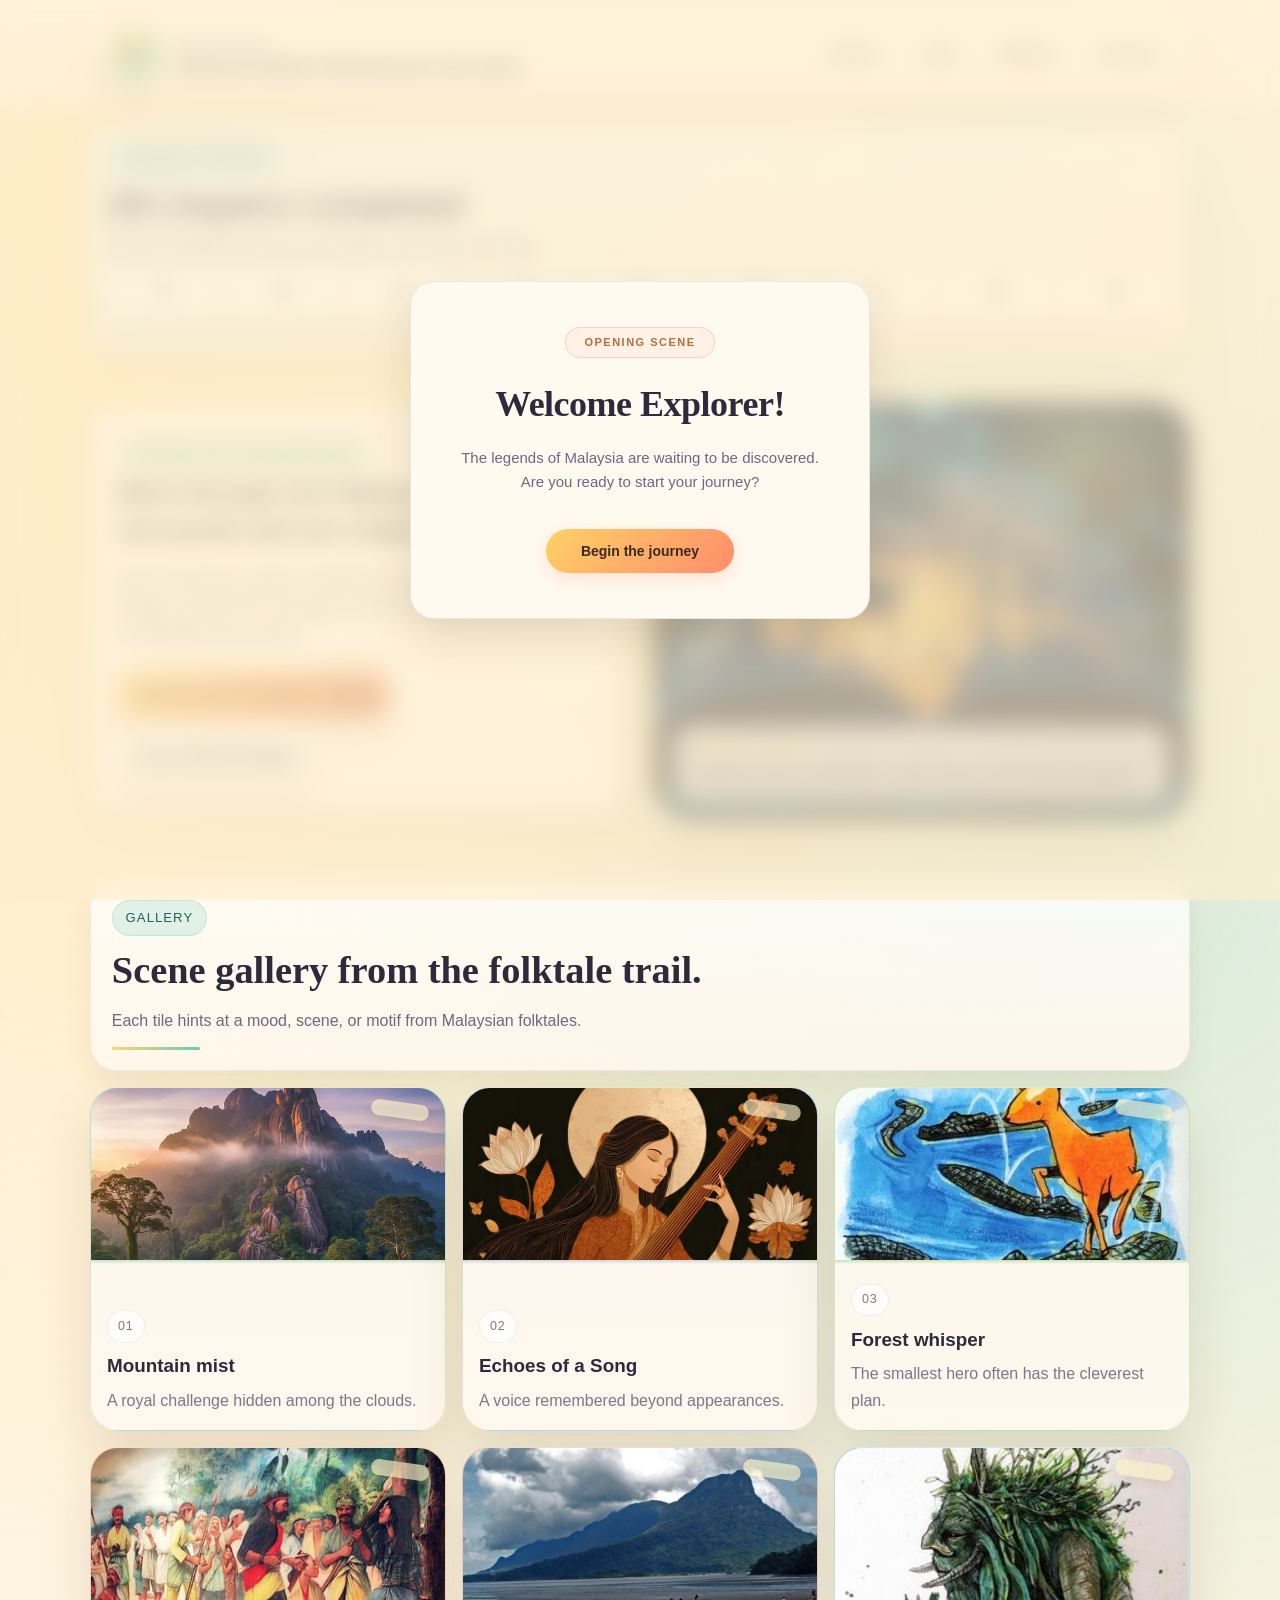
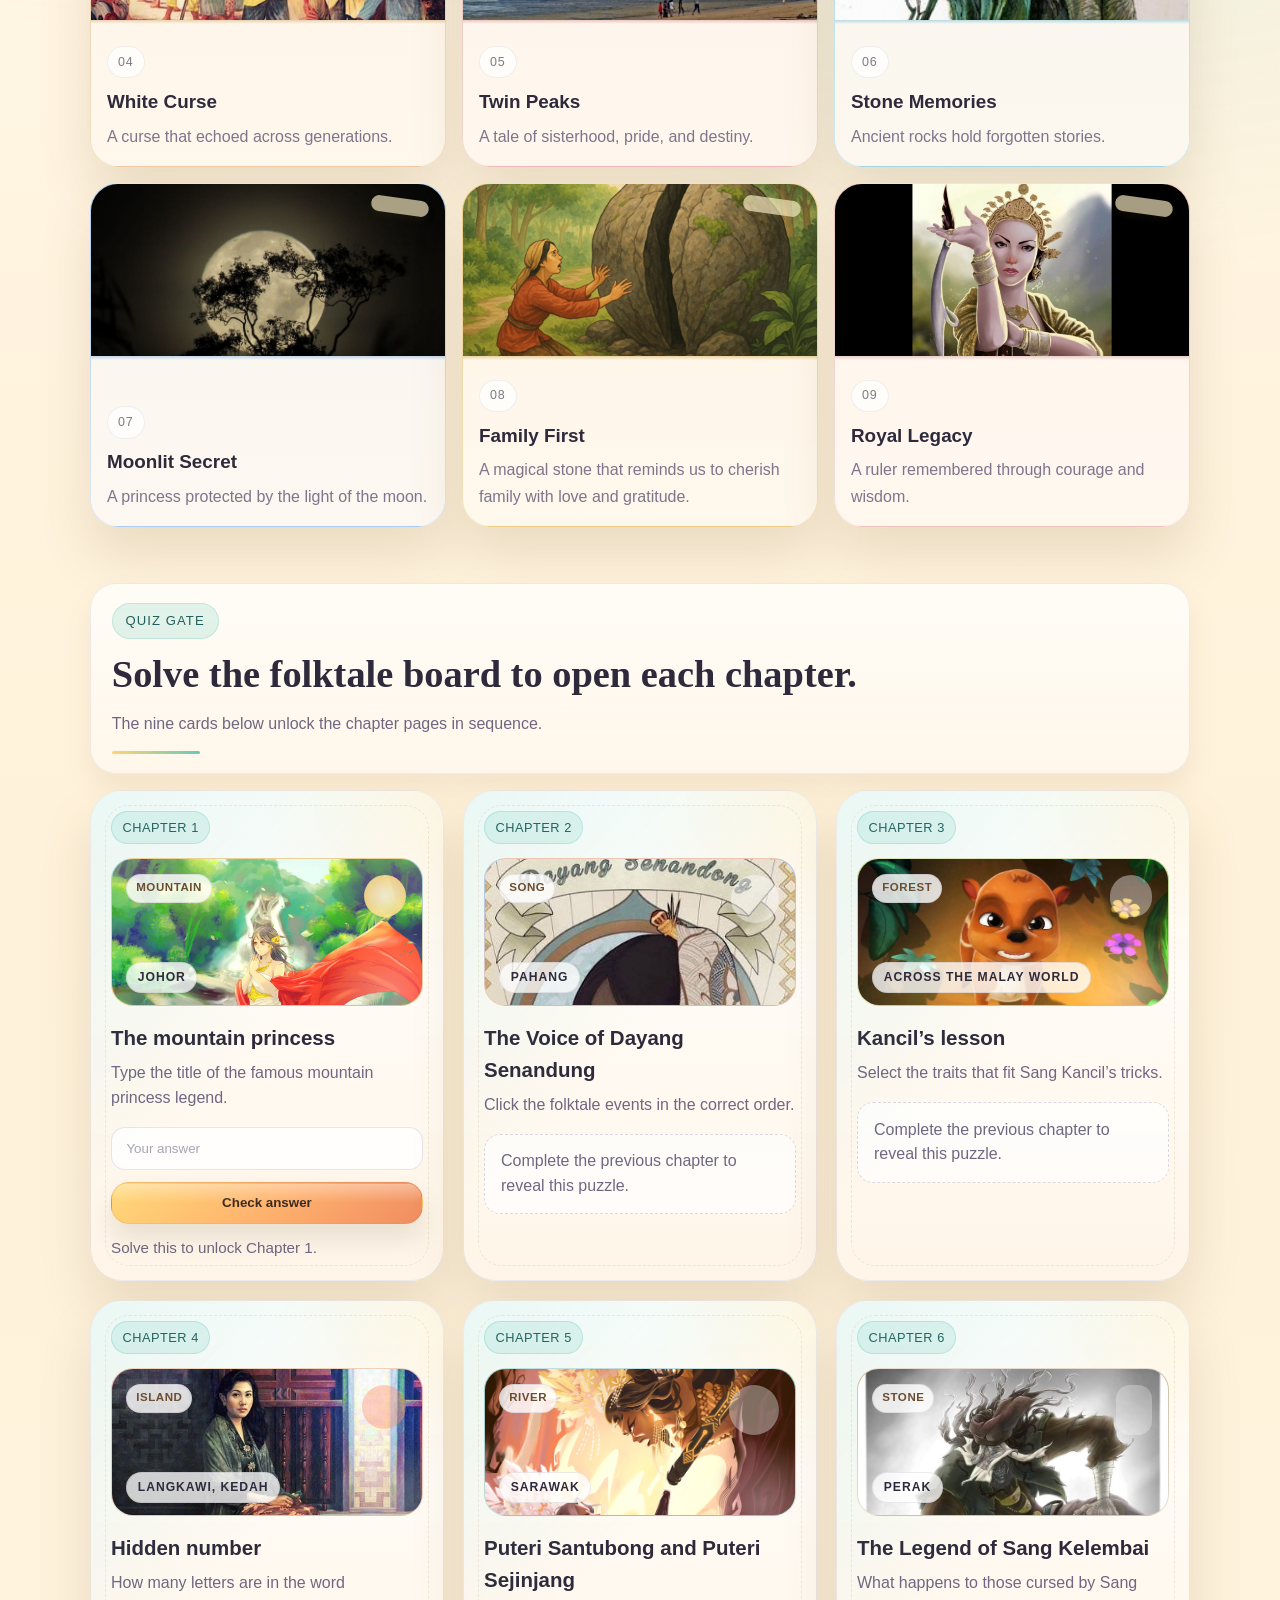
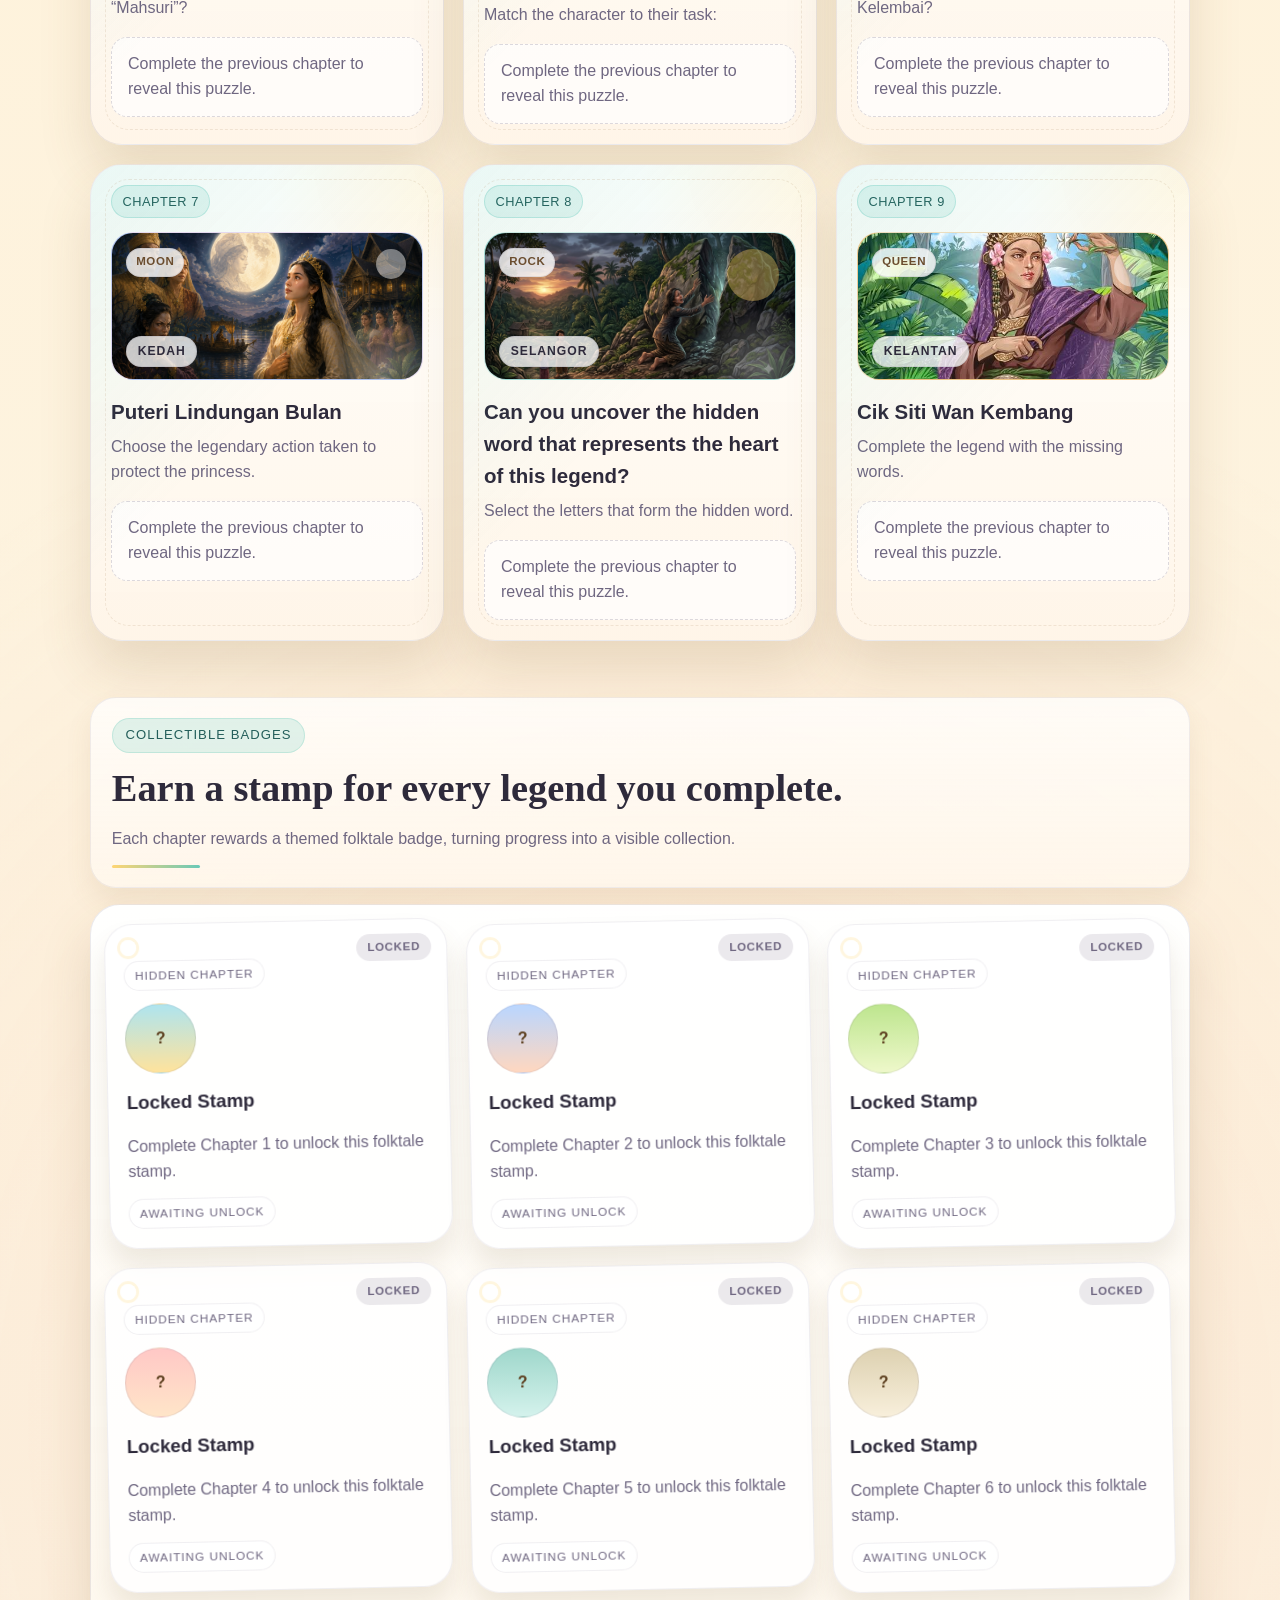
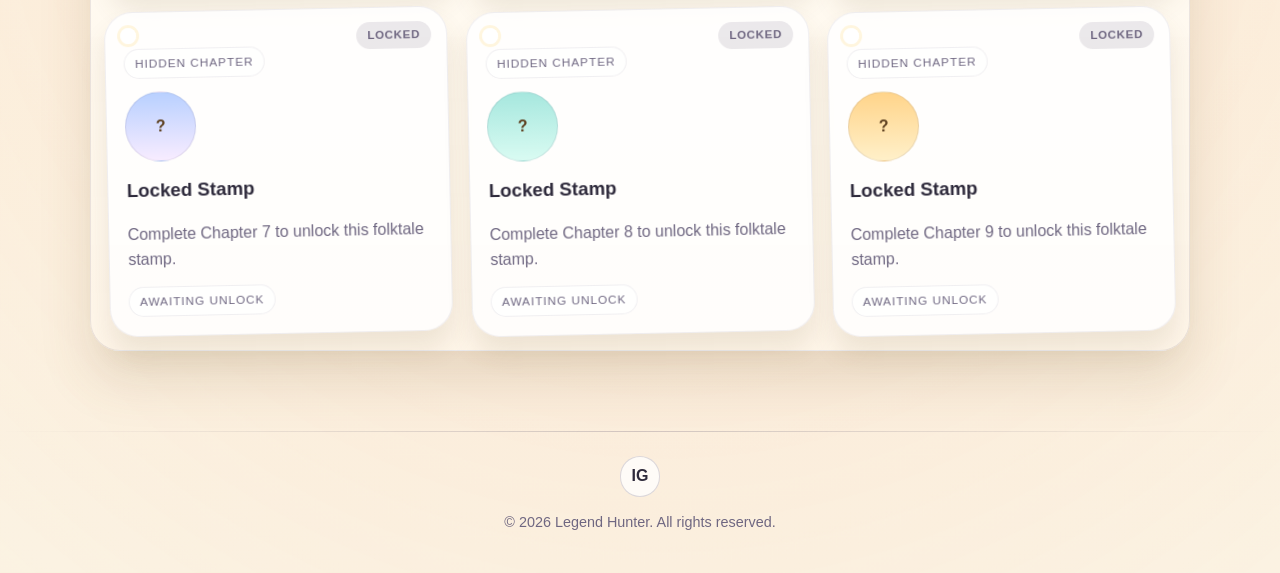
<file: index.html>
<!doctype html>
<html lang="en">
  <head>
    <meta charset="UTF-8" />
    <meta name="viewport" content="width=device-width, initial-scale=1.0" />
    <title>Legend Hunter | Interactive Story Quest</title>
    <link rel="stylesheet" href="styles.css" />
    <script defer src="script.js"></script>
  </head>
  <body data-page="home">
    <div id="welcome-overlay" class="overlay" hidden>
      <div class="popup-card">
        <div class="header-pill">OPENING SCENE</div>
        <h1>Welcome Explorer!</h1>
        <p>The legends of Malaysia are waiting to be discovered. Are you ready to start your journey?</p>
        <button id="close-welcome" class="start-btn">Begin the journey</button>
      </div>
    </div>

    <header class="site-header">
      <div class="container header-bar">
        <div class="brand">
          <div class="brand-mark">LH</div>
          <div>
            <p>Legend Hunter</p>
            <h1>Malaysian Folktales With Interactive Story Quest</h1>
          </div>
        </div>

        <nav class="site-nav" aria-label="Page navigation">
          <a href="#gallery">Gallery</a>
		  <a href="#quiz">Quiz</a>
		  <a href="#badges">Badges</a>
          <a href="contact.html">Contact</a>
        </nav>
      </div>

      <div class="container">
        <div class="completion-banner" id="journey-complete" data-completion-banner hidden>
          <div class="badge">Journey complete</div>
          <h2>You completed the full demo journey.</h2>
          <p>
            All nine chapters are complete for this session. Close the tab or
            browser to start a new session.
          </p>
        </div>
      </div>
    </header>

      <div class="container" data-progress-anchor></div>

      <section class="container intro-section" id="journey">
        <div class="intro-copy">
          <div class="eyebrow">Interactive Folklore Trail</div>
          <h2>Move through nine Malaysian legends, one puzzle and one chapter at a time.</h2>
          <p>
            Each solved quiz opens a folktale chapter, each completed chapter unlocks the next gate, and each finished legend earns a collectible story stamp.
          </p>
          <div class="toolbar">
            <a class="btn btn-primary" data-continue-link href="story1.html">Continue Journey</a>
            <a class="btn btn-secondary" href="#badges">View Folktale Badges</a>
          </div>
        </div>
        <div class="intro-art">
          <div class="guide-mascot">
            <div class="guide-face"></div>
            <div class="guide-book"></div>
            <p>Legenda the Guide</p>
          </div>
          <div class="art-moon"></div>
          <div class="art-cloud art-cloud-a"></div>
          <div class="art-cloud art-cloud-b"></div>
          <div class="art-mountain art-mountain-a"></div>
          <div class="art-mountain art-mountain-b"></div>
          <div class="art-tree art-tree-a"></div>
          <div class="art-tree art-tree-b"></div>
          <div class="art-water"></div>
          <div class="art-title">
            <span>Legend Hunter</span>
            <strong>Journey across mountain, coast, forest, and moonlit kingdom.</strong>
          </div>
        </div>
      </section>
	  
	  	 <section class="container gallery-section" id="gallery">
        <div class="section-heading">
          <div class="eyebrow">Gallery</div>
          <h2>Scene gallery from the folktale trail.</h2>
          <p>Each tile hints at a mood, scene, or motif from Malaysian folktales.</p>
        </div>

        <div class="gallery-grid">
			<article class="gallery-card scene-1"><img src="img/puteri gunung ledang 1.jpeg" alt=""><span>01</span><strong>Mountain mist</strong><p>A royal challenge hidden among the clouds.</p></article>
          <article class="gallery-card scene-2"><img src="img/dayang senandung 1.jpeg" alt=""><span>02</span><strong>Echoes of a Song</strong><p>A voice remembered beyond appearances.</p></article>
          <article class="gallery-card scene-3"><img src="img/sang kancil 1.jpeg" alt=""><span>03</span><strong>Forest whisper</strong><p>The smallest hero often has the cleverest plan.</p></article>
          <article class="gallery-card scene-4"><img src="img/mahsuri 1.jpeg" alt=""><span>04</span><strong>White Curse</strong><p>A curse that echoed across generations.</p></article>
          <article class="gallery-card scene-5"><img src="img/puteri sejinjang dan puteri santubong 1.png" alt=""><span>05</span><strong>Twin Peaks</strong><p>A tale of sisterhood, pride, and destiny.</p></article>
          <article class="gallery-card scene-6"><img src="img/sang kelembai 1.jpg" alt=""><span>06</span><strong>Stone Memories</strong><p>Ancient rocks hold forgotten stories.</p></article>
          <article class="gallery-card scene-7"><img src="img/puteri lindungan bulan 1.jpeg" alt=""><span>07</span><strong>Moonlit Secret</strong><p>A princess protected by the light of the moon.</p></article>
          <article class="gallery-card scene-8"><img src="img/batu belah batu bertangkup 1.png" alt=""><span>08</span><strong>Family First</strong><p>A magical stone that reminds us to cherish family with love and gratitude.</p></article>
          <article class="gallery-card scene-9"><img src="img/cik siti wan kembang 1.jpg" alt=""><span>09</span><strong>Royal Legacy</strong><p>A ruler remembered through courage and wisdom.</p></article>
        </div>
      </section>


      <section class="container quiz-section" id="quiz">
        <div class="section-heading">
          <div class="eyebrow">Quiz gate</div>
          <h2>Solve the folktale board to open each chapter.</h2>
          <p>
            The nine cards below unlock the chapter pages in sequence.
          </p>
        </div>

        <div class="quiz-grid">
          <article class="quiz-card locked" data-chapter-card data-chapter="1" data-puzzle="text" data-answer="Puteri Gunung Ledang">
            <div class="card-kicker">Chapter 1</div>
            <h3>The mountain princess</h3>
            <p class="muted">Type the title of the famous mountain princess legend.</p>
            <div class="locked-note" data-locked-note hidden>Complete the previous chapter to reveal this puzzle.</div>
            <div class="quiz" data-puzzle-content>
              <input data-answer-input type="text" placeholder="Your answer" />
              <button class="btn btn-primary" data-check>Check answer</button>
              <div class="status" data-status>Solve this to unlock Chapter 1.</div>
              <a class="btn btn-secondary unlock-link" data-unlock-link href="story1.html" hidden>Open Chapter 1</a>
            </div>
          </article>

			<article class="quiz-card locked" data-chapter-card data-chapter="2" data-puzzle="sequence" data-answer="The Prince falls in love with her beautiful voice|The King goes to war and the princess is banished|The truth is revealed and the curse is lifted">
  			<div class="card-kicker">Chapter 2</div>
  			<h3>The Voice of Dayang Senandung</h3>
  			<p class="muted">Click the folktale events in the correct order.</p>
  			<div class="locked-note" data-locked-note hidden>Complete the previous chapter to reveal this puzzle.</div>
  			<div class="quiz" data-puzzle-content>
  			  <div class="options">
   			   <button class="option" data-step="The King goes to war and the princess is banished">The King goes to war and the princess is banished</button>
   			   <button class="option" data-step="The Prince falls in love with her beautiful voice">The Prince falls in love with her beautiful voice</button>
    		  <button class="option" data-step="The truth is revealed and the curse is lifted">The truth is revealed and the curse is lifted</button>
   			 </div>
   			 <div class="status" data-status>Finish Chapter 1 first.</div>
   			 <div class="muted" data-progress></div>
  			 <a class="btn btn-secondary unlock-link" data-unlock-link href="story2.html" hidden>Open Chapter 2</a>
 			 </div>
			</article>

          <article class="quiz-card locked" data-chapter-card data-chapter="3" data-puzzle="multi" data-answer="Cleverness|Patience">
            <div class="card-kicker">Chapter 3</div>
            <h3>Kancil’s lesson</h3>
            <p class="muted">Select the traits that fit Sang Kancil’s tricks.</p>
            <div class="locked-note" data-locked-note hidden>Complete the previous chapter to reveal this puzzle.</div>
            <div class="quiz" data-puzzle-content>
              <label><input data-option-box type="checkbox" value="Cleverness" /> Cleverness</label>
              <label><input data-option-box type="checkbox" value="Patience" /> Patience</label>
              <label><input data-option-box type="checkbox" value="Loud shouting" /> Loud shouting</label>
              <button class="btn btn-primary" data-check>Check selection</button>
              <div class="status" data-status>Finish Chapter 2 first.</div>
              <a class="btn btn-secondary unlock-link" data-unlock-link href="story3.html" hidden>Open Chapter 3</a>
            </div>
          </article>

          <article class="quiz-card locked" data-chapter-card data-chapter="4" data-puzzle="code" data-answer="7">
            <div class="card-kicker">Chapter 4</div>
            <h3>Hidden number</h3>
            <p class="muted">How many letters are in the word “Mahsuri”?</p>
            <div class="locked-note" data-locked-note hidden>Complete the previous chapter to reveal this puzzle.</div>
            <div class="quiz" data-puzzle-content>
              <input data-answer-input type="number" min="1" max="20" placeholder="Enter number" />
              <button class="btn btn-primary" data-check>Check code</button>
              <div class="status" data-status>Finish Chapter 3 first.</div>
              <a class="btn btn-secondary unlock-link" data-unlock-link href="story4.html" hidden>Open Chapter 4</a>
            </div>
          </article>

			<article class="quiz-card locked" data-chapter-card data-chapter="5" data-puzzle="match">
			  <div class="card-kicker">Chapter 5</div>
			  <h3>Puteri Santubong and Puteri Sejinjang</h3>
			  <p class="muted">Match the character to their task:</p>
			  <div class="locked-note" data-locked-note hidden>Complete the previous chapter to reveal this puzzle.</div>
			  <div class="quiz" data-puzzle-content>
				<div class="match-item">
				  <span>Puteri Santubong:</span>
				  <select class="match-select" data-ans="pounding-paddy">
					<option value="">--Select--</option>
					<option value="pounding-paddy">Pounding paddy</option>
					<option value="weaving-cloth">Weaving cloth</option>
				  </select>
				</div>
				<div class="match-item">
				  <span>Puteri Sejinjang:</span>
				  <select class="match-select" data-ans="weaving-cloth">
					<option value="">--Select--</option>
					<option value="pounding-paddy">Pounding paddy</option>
					<option value="weaving-cloth">Weaving cloth</option>
				  </select>
				</div>
				<button class="btn btn-primary" data-check>Check answer</button>
				<div class="status" data-status>Finish Chapter 4 first.</div>
				<a class="btn btn-secondary unlock-link" data-unlock-link href="story5.html" hidden>Open Chapter 5</a>
			  </div>
			</article>
			
			<article class="quiz-card locked" data-chapter-card data-chapter="6" data-puzzle="mcq" data-answer="Turned into stone">
			  <div class="card-kicker">Chapter 6</div>
			  <h3>The Legend of Sang Kelembai</h3>
			  <p class="muted">What happens to those cursed by Sang Kelembai?</p>
				<div class="locked-note" data-locked-note hidden>Complete the previous chapter to reveal this puzzle.</div>
			  <div class="quiz" data-puzzle-content>
				<div class="mcq-options">
				  <label><input type="radio" name="q6" value="Turned into gold"> Turned into gold</label><br>
				  <label><input type="radio" name="q6" value="Turned into stone"> Turned into stone</label><br>
				  <label><input type="radio" name="q6" value="Turned into wood"> Turned into wood</label>
				</div>
				<button class="btn btn-primary" data-check>Check answer</button>
				<div class="status" data-status>Finish Chapter 5 first.</div>
				<a class="btn btn-secondary unlock-link" data-unlock-link href="story6.html" hidden>Open Chapter 6</a>
			  </div>
			</article>

			<article class="quiz-card locked" data-chapter-card data-chapter="7" data-puzzle="scenario" data-answer="Hide her in the glow of the moon">
			  <div class="card-kicker">Chapter 7</div>
			  <h3>Puteri Lindungan Bulan</h3>
			  <p class="muted">Choose the legendary action taken to protect the princess.</p>
			  <div class="locked-note" data-locked-note hidden>Complete the previous chapter to reveal this puzzle.</div>
			  <div class="quiz" data-puzzle-content>
				<div class="mcq-options">
				  <label><input type="radio" name="q7" value="Hide her in the deepest dungeon" /> Hide her in the deepest dungeon.</label><br>
				  <label><input type="radio" name="q7" value="Hide her in the glow of the moon" /> Hide her in the glow of the moon.</label><br>
				  <label><input type="radio" name="q7" value="Send her away to a foreign land" /> Send her away to a foreign land.</label>
				</div>
				<button class="btn btn-primary" data-check>Check answer</button>
				<div class="status" data-status>Finish Chapter 6 first.</div>
				<a class="btn btn-secondary unlock-link" data-unlock-link href="story7.html" hidden>Open Chapter 7</a>
			  </div>
			</article>

			<article class="quiz-card locked" data-chapter-card data-chapter="8" data-puzzle="wordsearch" data-answer="BATU">
			  <div class="card-kicker">Chapter 8</div>
			  <h3>Can you uncover the hidden word that represents the heart of this legend?</h3>
			  <p class="muted">Select the letters that form the hidden word.</p>
			  <div class="locked-note" data-locked-note hidden>Complete the previous chapter to reveal this puzzle.</div>
			  <div class="quiz" data-puzzle-content>
				<div class="word-grid">
				  <button class="word-btn" type="button" data-val="B">B</button>
				  <button class="word-btn" type="button" data-val="A">A</button>
				  <button class="word-btn" type="button" data-val="T">T</button>
				  <button class="word-btn" type="button" data-val="U">U</button>
				  <button class="word-btn" type="button" data-val="N">N</button>
				  <button class="word-btn" type="button" data-val="G">G</button>
				  <button class="word-btn" type="button" data-val="R">R</button>
				  <button class="word-btn" type="button" data-val="L">L</button>
				  <button class="word-btn" type="button" data-val="E">E</button>
				</div>
				<p class="muted">Word: <span data-word></span></p>
				<button class="btn btn-primary" data-check>Check answer</button>
				<div class="status" data-status>Finish Chapter 7 first.</div>
				<a class="btn btn-secondary unlock-link" data-unlock-link href="story8.html" hidden>Open Chapter 8</a>
			  </div>
			</article>

			<article class="quiz-card locked" data-chapter-card data-chapter="9" data-puzzle="fill-blank" data-answer="kijang|kelantan">
			  <div class="card-kicker">Chapter 9</div>
			  <h3>Cik Siti Wan Kembang</h3>
			  <p class="muted">Complete the legend with the missing words.</p>
			  <div class="locked-note" data-locked-note hidden>Complete the previous chapter to reveal this puzzle.</div>
			  <div class="quiz" data-puzzle-content>
				<p class="story-text">
				  Cik Siti Wan Kembang was a legendary queen known for her wisdom. She was famously accompanied by a
				  <input type="text" data-blank="1" placeholder="?" />
				  that served as a symbol of loyalty and the emblem of the state of
				  <input type="text" data-blank="2" placeholder="?" />.
				</p>
				<button class="btn btn-primary" data-check>Check answer</button>
				<div class="status" data-status>Finish Chapter 8 first.</div>
				<a class="btn btn-secondary unlock-link" data-unlock-link href="story9.html" hidden>Open Chapter 9</a>
			  </div>
			</article>
			</div>
		  </section>
	  
      <section class="container badges-section" id="badges">
        <div class="section-heading">
          <div class="eyebrow">Collectible Badges</div>
          <h2>Earn a stamp for every legend you complete.</h2>
          <p>Each chapter rewards a themed folktale badge, turning progress into a visible collection.</p>
        </div>

        <div class="badge-grid" data-badge-grid></div>
      </section>

      <footer class="contact-section" id="contact">
          <div class="footer-divider"></div>
          <div class="footer-bottom">
            <div class="social-row" aria-label="Social links">
              <a href="#" aria-label="Instagram">ig</a>
            </div>

            <p class="footer-copy">
              © 2026 Legend Hunter. All rights reserved.
            </p>
		  </div>
      </footer>
  </body>
</html>
</file>
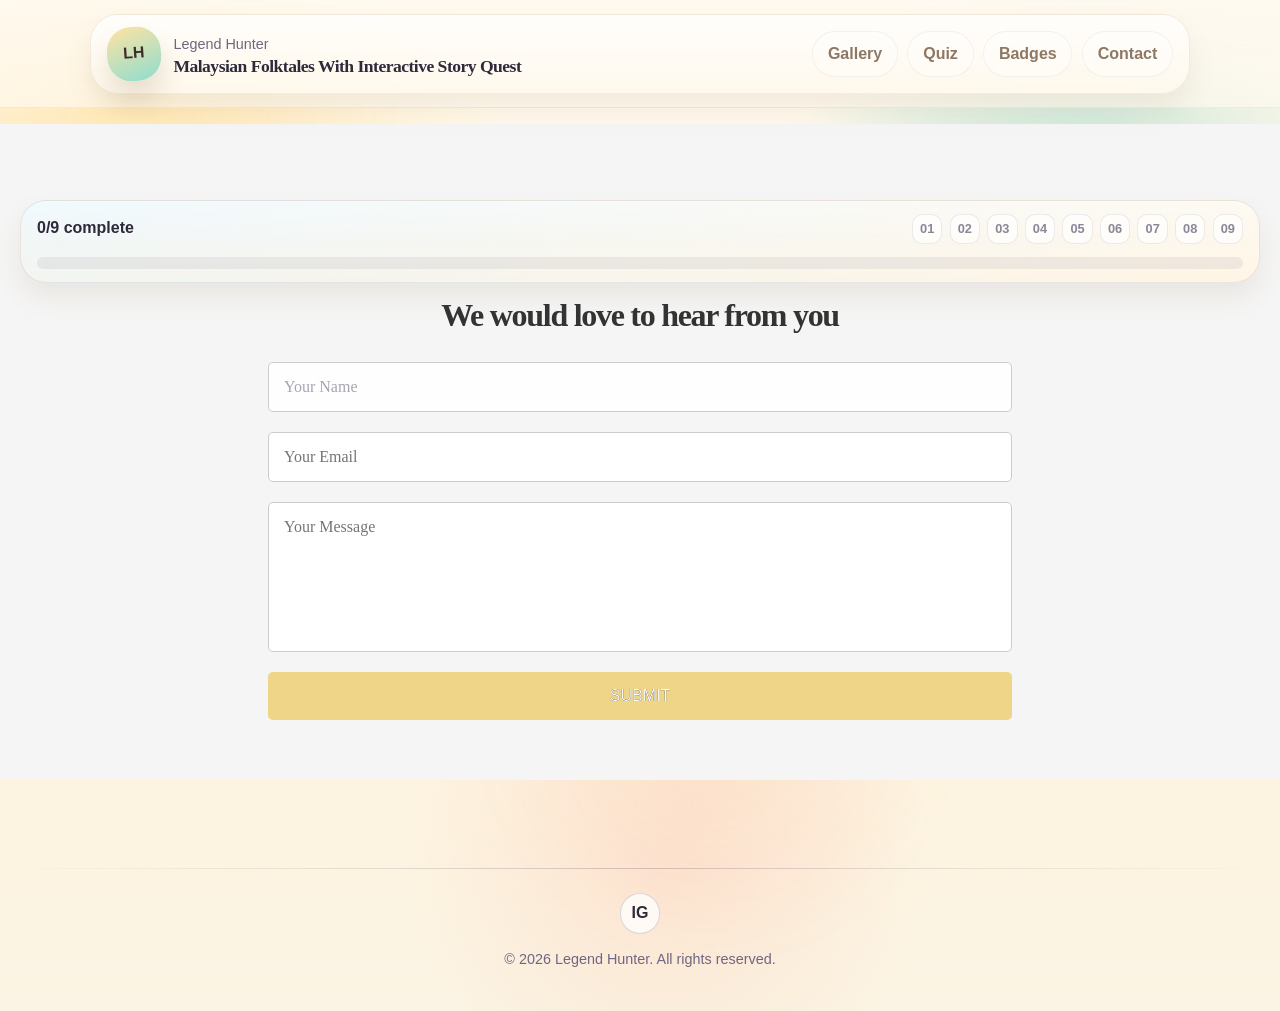
<file: contact.html>
<!doctype html>
<html lang="en">
  <head>
    <meta charset="UTF-8" />
    <meta name="viewport" content="width=device-width, initial-scale=1.0" />
    <title>Legend Hunter | Contact</title>
    <link rel="stylesheet" href="styles.css" />
    <script defer src="script.js"></script>
  </head>
  <body data-page="contact">
    <header class="site-header">
      <div class="container header-bar">
        <div class="brand">
          <div class="brand-mark">LH</div>
          <div>
            <p>Legend Hunter</p>
            <h1>Malaysian Folktales With Interactive Story Quest</h1>
          </div>
        </div>

        <nav class="site-nav" aria-label="Page navigation">
          <a href="index.html#gallery">Gallery</a>
		  <a href="index.html#quiz">Quiz</a>
		  <a href="index.html#badges">Badges</a>
          <a href="contact.html" aria-current="page">Contact</a>
        </nav>
      </div>
	  </header>

      <main class="contact-section">
        <section class="contact_section container" id="contact">
		<h1>We would love to hear from you</h1>
		<form action="https://formspree.io/f/xzdqjkpv" method="POST">
		<input type="hidden" name="_next" value="contact.html">
		<input type="text" name="name" placeholder="Your Name" required>
		<input type="email" name="email" placeholder="Your Email" required>
		<textarea name="message" placeholder="Your Message" required></textarea>
		<button type="submit">SUBMIT</button>
		</form>	
		</section>
      </main>

      <footer class="contact-section">
          <div class="footer-divider"></div>
          <div class="footer-bottom">
            <div class="social-row" aria-label="Social links">
              <a href="#" aria-label="Instagram">ig</a>
            </div>

            <p class="footer-copy">
              © 2026 Legend Hunter. All rights reserved.
            </p>
		  </div>
      </footer>
  </body>
</html>
</file>
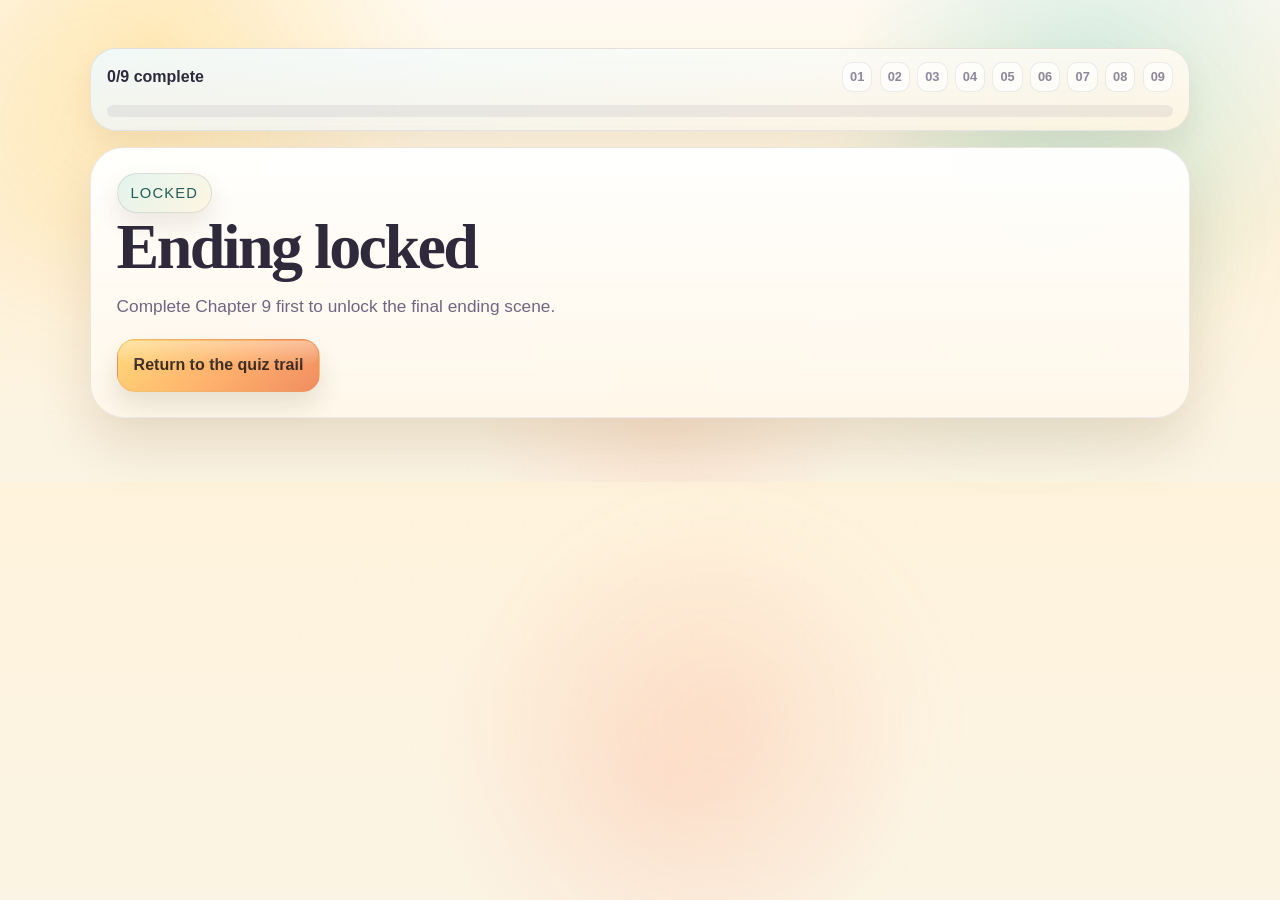
<file: final-page.html>
<!doctype html>
<html lang="en">
  <head>
    <meta charset="UTF-8" />
    <meta name="viewport" content="width=device-width, initial-scale=1.0" />
    <title>Legend Hunter | Journey Complete</title>
    <link rel="stylesheet" href="styles.css" />
    <script defer src="script.js"></script>
  </head>
  <body data-page="final">
    <main class="story">
      <div class="container">
        <section class="story-gate" data-final-gate hidden>
          <div class="badge">Locked</div>
          <h1>Ending locked</h1>
          <p class="lead">Complete Chapter 9 first to unlock the final ending scene.</p>
          <div class="mini-nav">
            <a class="btn btn-primary" href="index.html#quiz">Return to the quiz trail</a>
          </div>
        </section>

        <section class="final-shell" data-final-content hidden>
          <div class="final-grid">
            <section class="final-hero">
              <div class="badge">Journey Complete</div>
              <h1>Nine legends, nine stamps, one complete folktale journey.</h1>
              <p class="lead">
                You reached the final scene of Legend Hunter. The mountains, forests, islands, moonlit courts, and ritual shores now sit together as one completed folklore trail.
              </p>
              <div class="final-hero-stats" data-final-stats></div>
              <p class="final-summary" data-final-summary></p>
              <div class="final-actions">
                <a class="btn btn-primary" href="index.html#badges">View collected badges</a>
                <a class="btn btn-secondary" href="index.html#badges">Return to badge collection</a>
              </div>
            </section>

            <section class="story-box final-collection">
              <h3>Collected folktale stamps</h3>
              <p class="muted">Every completed chapter leaves behind a symbolic badge in this final collection wall.</p>
              <div class="badge-grid" data-badge-grid></div>
            </section>
          </div>
        </section>
      </div>
    </main>
  </body>
</html>
</file>
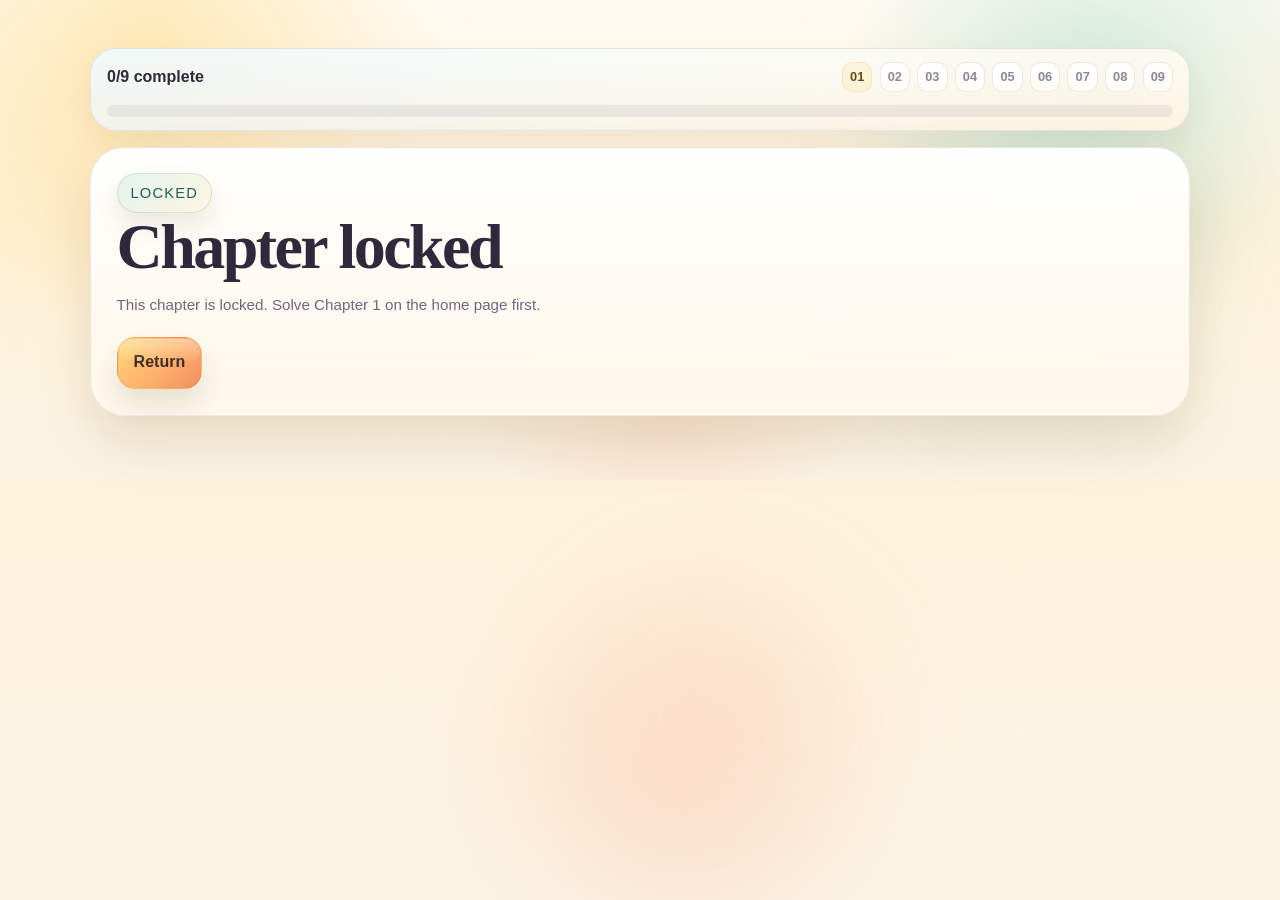
<file: story1.html>
<!doctype html>
<html lang="en">
  <head>
    <meta charset="UTF-8" />
    <meta name="viewport" content="width=device-width, initial-scale=1.0" />
    <title>Legend Hunter | Chapter 1</title>
    <link rel="stylesheet" href="styles.css" />
    <script defer src="script.js"></script>
  </head>
  <body data-page="story" data-chapter="1" data-requires-solved="1">
    <main class="story">
      <div class="container">
        <section class="story-gate" data-story-gate hidden>
          <div class="badge">Locked</div>
          <h1>Chapter locked</h1>
          <p class="lead" data-lock-message></p>
          <div class="mini-nav">
            <a class="btn btn-primary" href="index.html">Return</a>
          </div>
        </section>

        <section class="story-shell" data-story-content hidden>
          <div class="story-hero">
          <div class="badge">Chapter 1</div>
          <h1>Puteri Gunung Ledang rises above the mountain mist.</h1>
          <p class="lead">
              This legend tells of a princess tied to the mountain, royal
              demands, and a story people still retell across Malaysia.
          </p>
		<iframe width="560" height="315" src="https://www.youtube.com/embed/DLJjhW2xO4Y?si=qZ9T6YLwuXzapZr6" title="YouTube video player" frameborder="0" allow="accelerometer; autoplay; clipboard-write; encrypted-media; gyroscope; picture-in-picture; web-share" referrerpolicy="strict-origin-when-cross-origin" allowfullscreen></iframe>
          </div>
			
          <div class="story-grid">
            <section class="story-box">
              <h3>Legend notes</h3>
              <div class="story-note-copy">
                <p>
                  Puteri Gunung Ledang lives high above the world, admired for her beauty and her distance from royal power below.
                </p>
                <p>
                  When a sultan wishes to marry her, the request becomes more than a romance. It turns into a test of desire, pride, and the impossible price of reaching someone who refuses to be possessed.
                </p>
              </div>
            </section>
            <section class="story-box">
              <h3>Complete this chapter</h3>
              <p class="muted" data-completion-state></p>
              <button class="btn btn-primary" data-complete>Mark Chapter 1 complete</button>
              <p class="nav-note">When you finish this page, Chapter 2 unlocks on the home page.</p>
            </section>
          </div>

          <div class="mini-nav">
            <a class="btn btn-secondary" href="index.html">Return</a>
            <a class="btn btn-secondary" data-next-link href="index.html#quiz" hidden>Next chapter</a>
          </div>
        </section>
      </div>
    </main>
  </body>
</html>
</file>
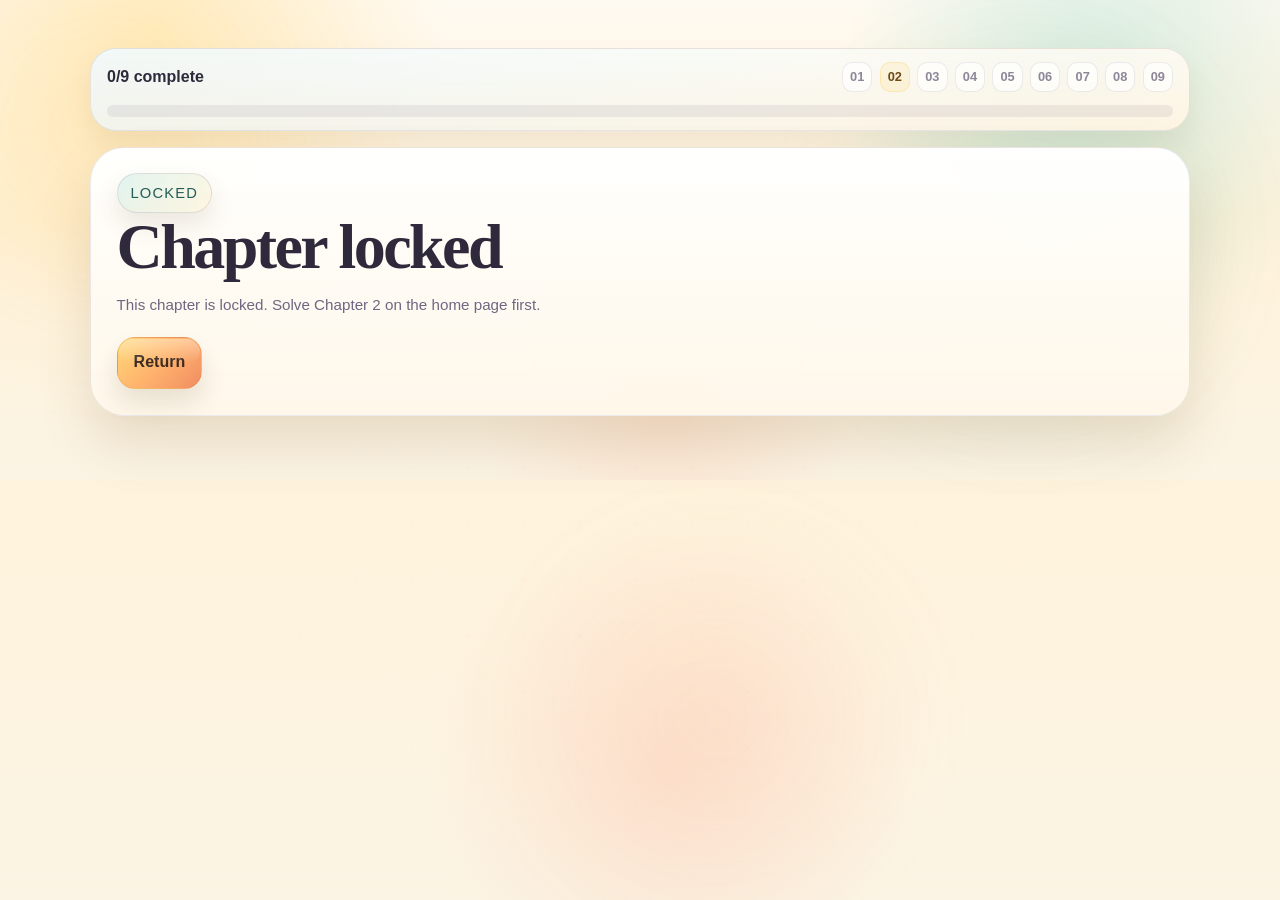
<file: story2.html>
<!doctype html>
<html lang="en">
  <head>
    <meta charset="UTF-8" />
    <meta name="viewport" content="width=device-width, initial-scale=1.0" />
    <title>Legend Hunter | Chapter 2</title>
    <link rel="stylesheet" href="styles.css" />
    <script defer src="script.js"></script>
  </head>
  <body data-page="story" data-chapter="2" data-requires-solved="2">
    <main class="story">
      <div class="container">
        <section class="story-gate" data-story-gate hidden>
          <div class="badge">Locked</div>
          <h1>Chapter locked</h1>
          <p class="lead" data-lock-message></p>
          <div class="mini-nav">
            <a class="btn btn-primary" href="index.html">Return</a>
          </div>
        </section>

        <section class="story-shell" data-story-content hidden>
          <div class="story-hero">
          <div class="badge">Chapter 2</div>
          <h1>A princess's song echoes through sorrow and hope.</h1>
          <p class="lead">
              Rejected for her appearance, Dayang Senandung's journey becomes a timeless story of resilience, kindness, and forgiveness.
          </p>
			  <p> Long ago, there was a kind princess named Dayang Senandung. She was born with dark skin because of a curse. Although she had a gentle heart, some people judged her only by her appearance. <br>
				  
				  As she grew older, Dayang Senandung married a prince. However, her mother-in-law disliked her and treated her unfairly. One day, Dayang Senandung had to leave the palace and live in the forest while waiting for her baby to be born. <br>
				  
				  Even during difficult times, she remained kind, brave, and hopeful. After many challenges, the truth was finally revealed. Her family realized how wrong they had been, and Dayang Senandung was welcomed home with love and respect.</p>
		
          </div>

          <div class="story-grid">
            <section class="story-box">
              <h3>Moral of The Story</h3>
              <div class="story-note-copy">
                <p>
                  Dayang Senandung is judged for how she looks, yet her heart remains gentle through every trial placed before her.
                </p>
                <p>
                  Her story reminds us that real worth is revealed through patience, courage, and kindness, especially when the world chooses cruelty first.
                </p>
              </div>
            </section>
            <section class="story-box">
              <h3>Complete this chapter</h3>
              <p class="muted" data-completion-state></p>
              <button class="btn btn-primary" data-complete>Mark Chapter 2 complete</button>
              <p class="nav-note">After this, Chapter 3 unlocks on the home page.</p>
            </section>
          </div>

          <div class="mini-nav">
            <a class="btn btn-secondary" href="index.html">Return</a>
            <a class="btn btn-secondary" data-next-link href="index.html#quiz" hidden>Next chapter</a>
          </div>
        </section>
      </div>
    </main>
  </body>
</html>
</file>
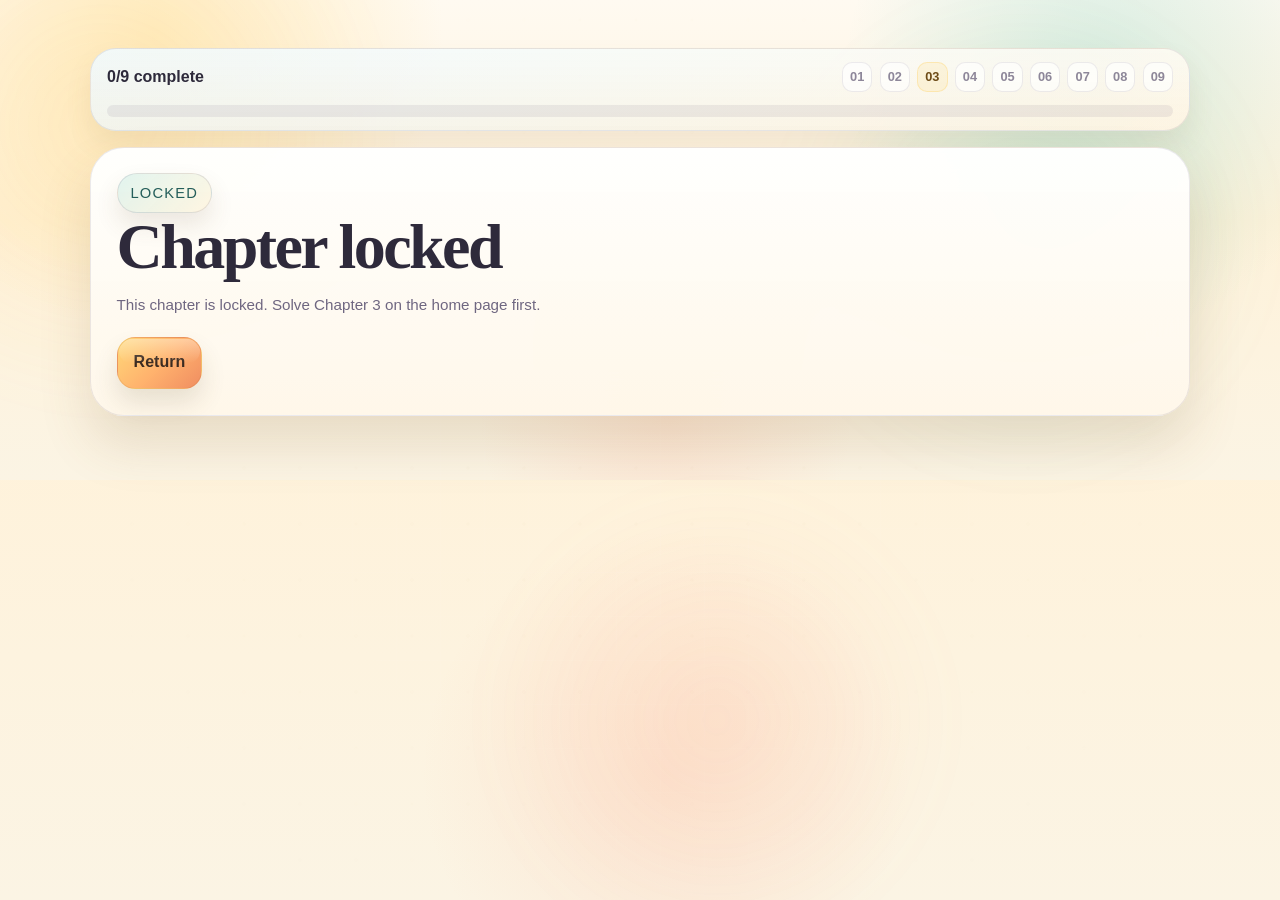
<file: story3.html>
<!doctype html>
<html lang="en">
  <head>
    <meta charset="UTF-8" />
    <meta name="viewport" content="width=device-width, initial-scale=1.0" />
    <title>Legend Hunter | Chapter 3</title>
    <link rel="stylesheet" href="styles.css" />
    <script defer src="script.js"></script>
  </head>
  <body data-page="story" data-chapter="3" data-requires-solved="3">
    <main class="story">
      <div class="container">
        <section class="story-gate" data-story-gate hidden>
          <div class="badge">Locked</div>
          <h1>Chapter locked</h1>
          <p class="lead" data-lock-message></p>
          <div class="mini-nav">
            <a class="btn btn-primary" href="index.html">Return</a>
          </div>
        </section>

        <section class="story-shell" data-story-content hidden>
          <div class="story-hero">
          <div class="badge">Chapter 3</div>
          <h1>Sang Kancil teaches wit through a simple trick.</h1>
          <p class="lead">
              The clever mousedeer is one of the best-known trickster figures in
              Malaysian folktale tradition.
          </p>
			  <iframe width="560" height="315" src="https://www.youtube.com/embed/gpB8m9Ti6zs?si=3GDXQkB1pZ58BJ5g" title="YouTube video player" frameborder="0" allow="accelerometer; autoplay; clipboard-write; encrypted-media; gyroscope; picture-in-picture; web-share" referrerpolicy="strict-origin-when-cross-origin" allowfullscreen></iframe>
          </div>

          <div class="story-grid">
            <section class="story-box">
              <h3>What the tale rewards</h3>
              <div class="story-note-copy">
                <p>
                  Sang Kancil may be small, but he survives by watching carefully and thinking faster than the stronger creatures around him.
                </p>
                <p>
                  Instead of using force, he relies on wit and timing, showing that intelligence can turn danger into an advantage.
                </p>
              </div>
            </section>
            <section class="story-box">
              <h3>Complete this chapter</h3>
              <p class="muted" data-completion-state></p>
              <button class="btn btn-primary" data-complete>Mark Chapter 3 complete</button>
              <p class="nav-note">After this, Chapter 4 unlocks on the home page.</p>
            </section>
          </div>

          <div class="mini-nav">
            <a class="btn btn-secondary" href="index.html">Return</a>
            <a class="btn btn-secondary" data-next-link href="index.html#quiz" hidden>Next chapter</a>
          </div>
        </section>
      </div>
    </main>
  </body>
</html>
</file>
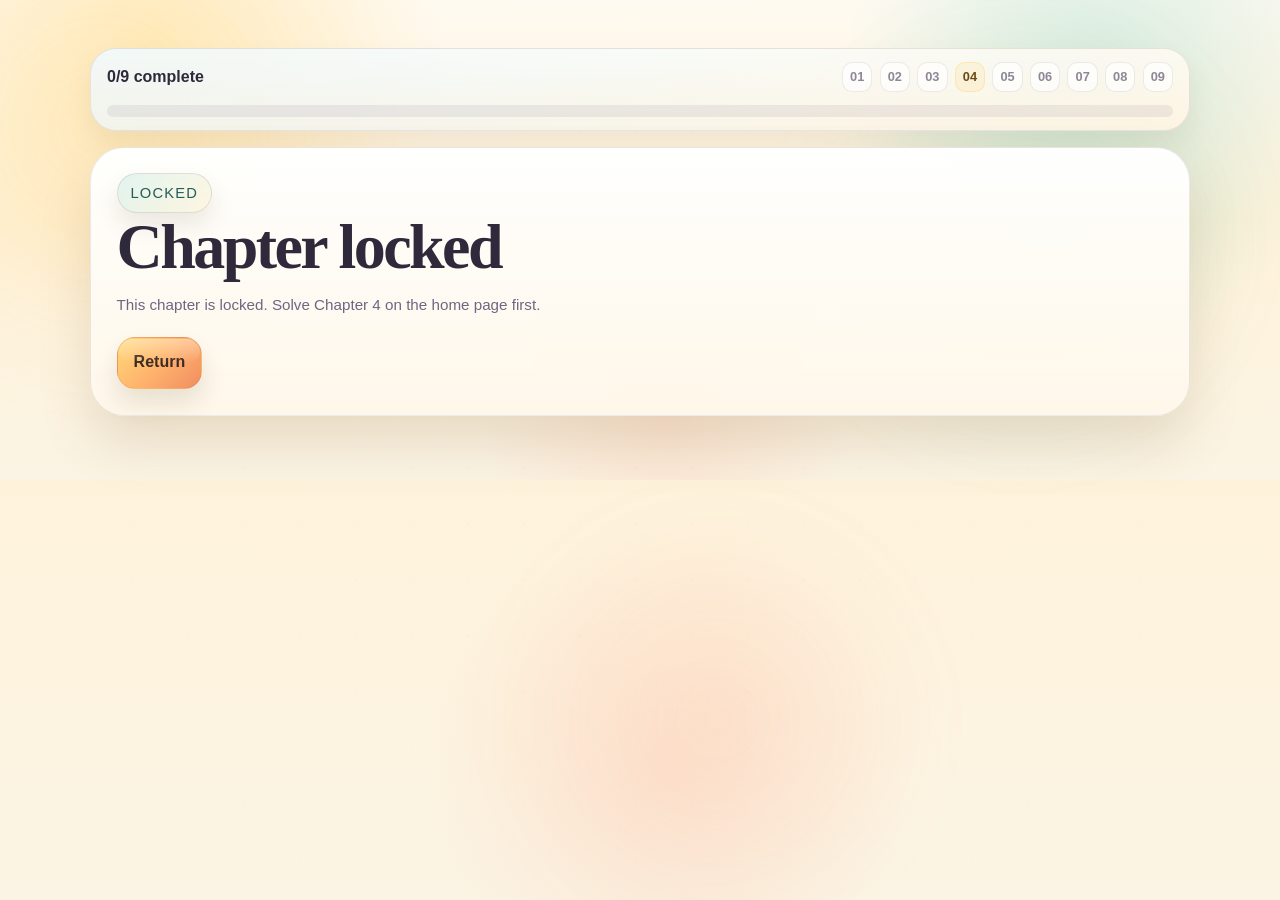
<file: story4.html>
<!doctype html>
<html lang="en">
  <head>
    <meta charset="UTF-8" />
    <meta name="viewport" content="width=device-width, initial-scale=1.0" />
    <title>Legend Hunter | Chapter 4</title>
    <link rel="stylesheet" href="styles.css" />
    <script defer src="script.js"></script>
  </head>
  <body data-page="story" data-chapter="4" data-requires-solved="4">
    <main class="story">
      <div class="container">
        <section class="story-gate" data-story-gate hidden>
          <div class="badge">Locked</div>
          <h1>Chapter locked</h1>
          <p class="lead" data-lock-message></p>
          <div class="mini-nav">
            <a class="btn btn-primary" href="index.html">Return</a>
          </div>
        </section>

        <section class="story-shell" data-story-content hidden>
          <div class="story-hero">
          <div class="badge">Chapter 4</div>
          <h1>Mahsuri’s name carries the weight of a curse.</h1>
          <p class="lead">
              This legend is remembered for innocence, betrayal, and a curse
              that shaped how people still talk about Langkawi.
          </p>
			  <iframe width="560" height="315" src="https://www.youtube.com/embed/S1qrIoB6rT8?si=VrhqUDmBsumoQMC5" title="YouTube video player" frameborder="0" allow="accelerometer; autoplay; clipboard-write; encrypted-media; gyroscope; picture-in-picture; web-share" referrerpolicy="strict-origin-when-cross-origin" allowfullscreen></iframe>
          </div>

          <div class="story-grid">
            <section class="story-box">
              <h3>Legend markers</h3>
              <div class="story-note-copy">
                <p>
                  Mahsuri is remembered as an innocent woman caught in jealousy, rumor, and a punishment she never deserved.
                </p>
                <p>
                  The image of the white cloth and the curse she leaves behind turns her sorrow into one of Langkawi's most enduring legends.
                </p>
              </div>
            </section>
            <section class="story-box">
              <h3>Complete this chapter</h3>
              <p class="muted" data-completion-state></p>
              <button class="btn btn-primary" data-complete>Mark Chapter 4 complete</button>
              <p class="nav-note">After this, Chapter 5 unlocks on the home page.</p>
            </section>
          </div>

          <div class="mini-nav">
            <a class="btn btn-secondary" href="index.html">Return</a>
            <a class="btn btn-secondary" data-next-link href="index.html#quiz" hidden>Next chapter</a>
          </div>
        </section>
      </div>
    </main>
  </body>
</html>
</file>
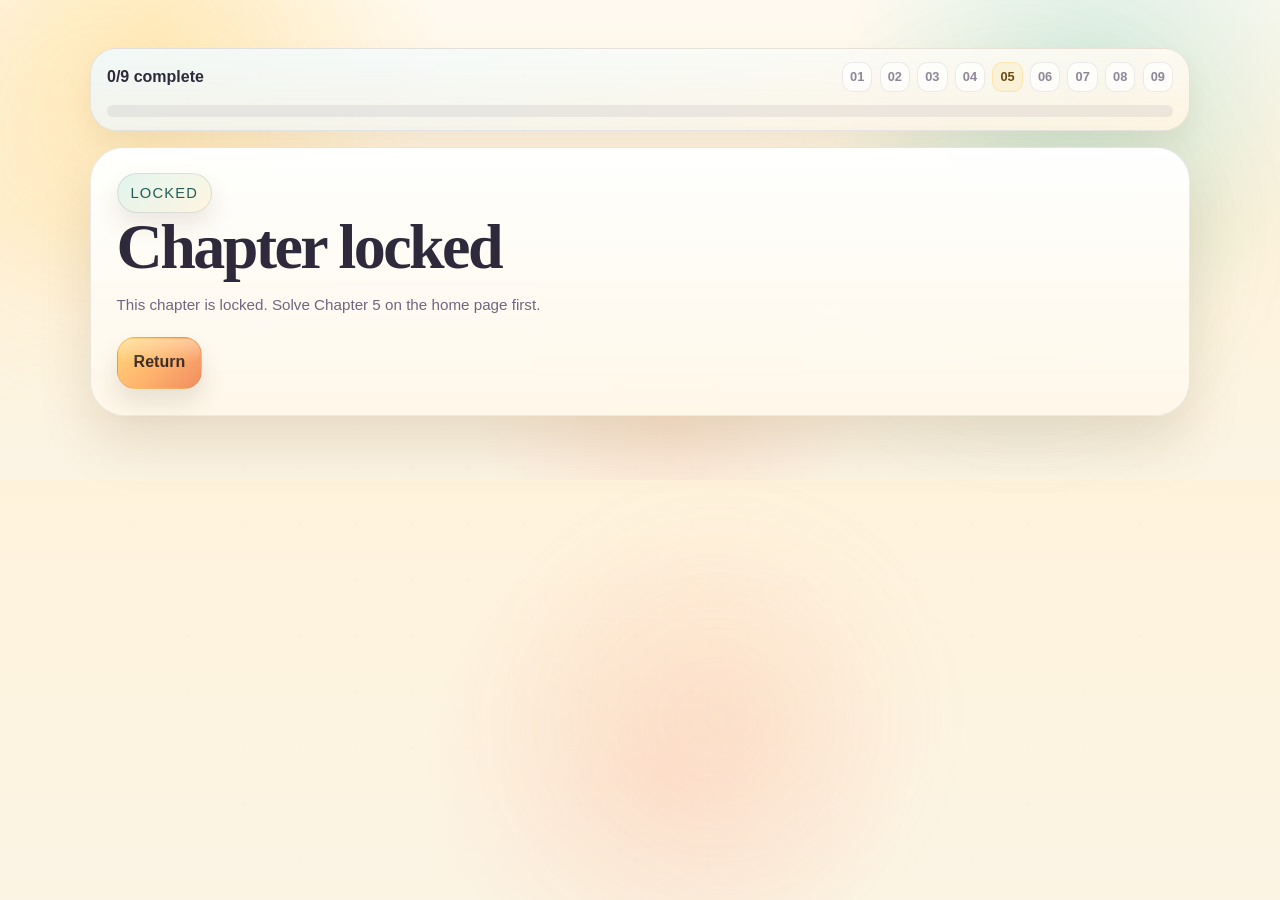
<file: story5.html>
<!doctype html>
<html lang="en">
  <head>
    <meta charset="UTF-8" />
    <meta name="viewport" content="width=device-width, initial-scale=1.0" />
    <title>Legend Hunter | Chapter 5</title>
    <link rel="stylesheet" href="styles.css" />
    <script defer src="script.js"></script>
  </head>
  <body data-page="story" data-chapter="5" data-requires-solved="5">
    <main class="story">
      <div class="container">
        <section class="story-gate" data-story-gate hidden>
          <div class="badge">Locked</div>
          <h1>Chapter locked</h1>
          <p class="lead" data-lock-message></p>
          <div class="mini-nav">
            <a class="btn btn-primary" href="index.html">Return</a>
          </div>
        </section>

        <section class="story-shell" data-story-content hidden>
          <div class="story-hero">
          <div class="badge">Chapter 5</div>
          <h1>The curse spreads, and the legend grows louder.</h1>
          <p class="lead">
              Folktales often travel through memory faster than facts, growing
              stronger each time they are retold.
          </p>
			  <iframe width="560" height="315" src="https://www.youtube.com/embed/h1O2-tUaEgY?si=PB-B1RKspdL0H5L8" title="YouTube video player" frameborder="0" allow="accelerometer; autoplay; clipboard-write; encrypted-media; gyroscope; picture-in-picture; web-share" referrerpolicy="strict-origin-when-cross-origin" allowfullscreen></iframe>
          </div>

          <div class="story-grid">
            <section class="story-box">
              <h3>Moral of The Story</h3>
              <div class="story-note-copy">
                <p>
                  Puteri Santubong and Puteri Sejinjang begin as gifted sisters whose talents bring pride to their people.
                </p>
                <p>
                  But jealousy breaks their bond, and their conflict becomes a warning about how pride can destroy love, family, and peace.
                </p>
              </div>
            </section>
            <section class="story-box">
              <h3>Complete this chapter</h3>
              <p class="muted" data-completion-state></p>
              <button class="btn btn-primary" data-complete>Mark Chapter 5 complete</button>
              <p class="nav-note">After this, Chapter 6 unlocks on the home page.</p>
            </section>
          </div>

          <div class="mini-nav">
            <a class="btn btn-secondary" href="index.html">Return</a>
            <a class="btn btn-secondary" data-next-link href="index.html#quiz" hidden>Next chapter</a>
          </div>
        </section>
      </div>
    </main>
  </body>
</html>
</file>
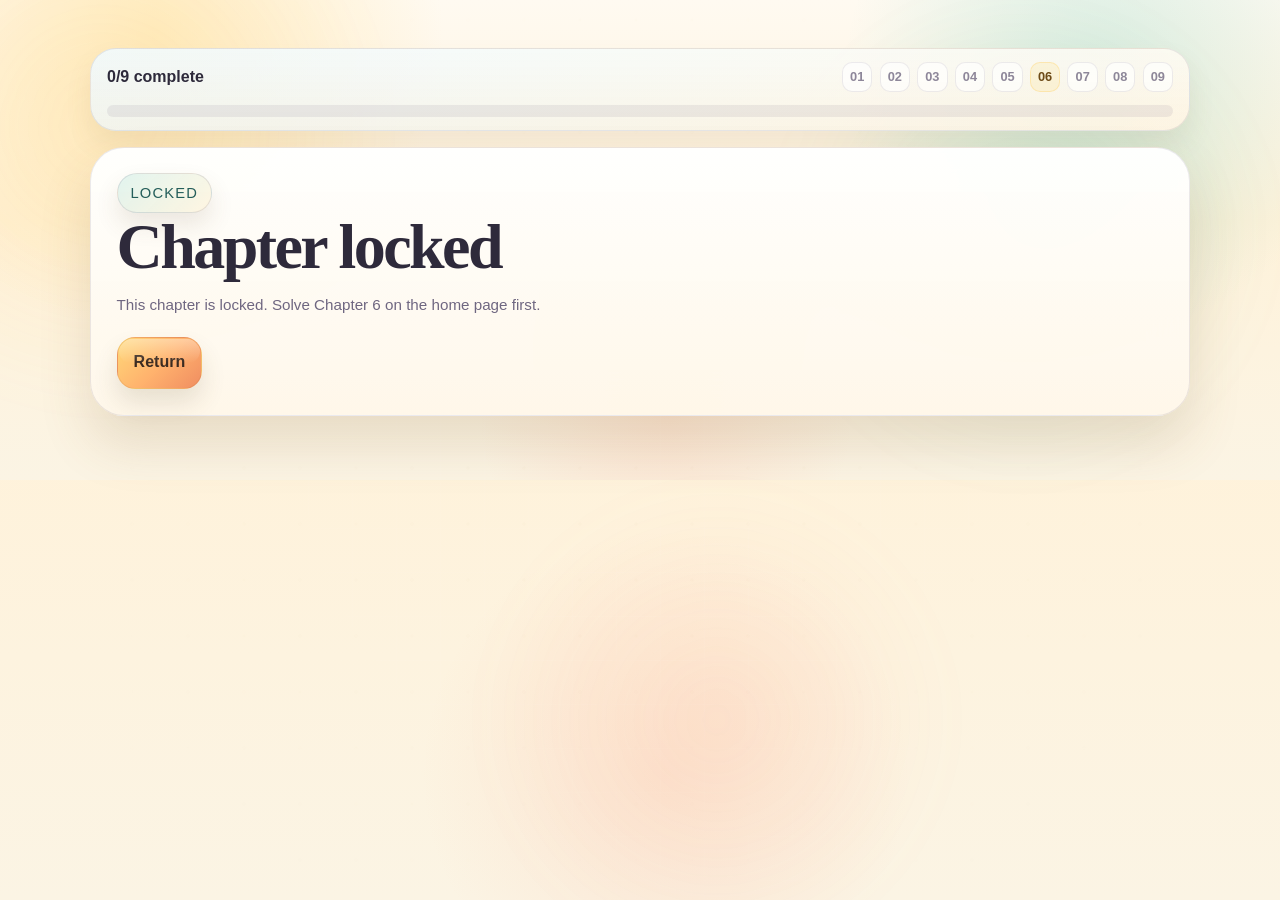
<file: story6.html>
<!doctype html>
<html lang="en">
  <head>
    <meta charset="UTF-8" />
    <meta name="viewport" content="width=device-width, initial-scale=1.0" />
    <title>Legend Hunter | Chapter 6</title>
    <link rel="stylesheet" href="styles.css" />
    <script defer src="script.js"></script>
  </head>
  <body data-page="story" data-chapter="6" data-requires-solved="6">
    <main class="story">
      <div class="container">
        <section class="story-gate" data-story-gate hidden>
          <div class="badge">Locked</div>
          <h1>Chapter locked</h1>
          <p class="lead" data-lock-message></p>
          <div class="mini-nav">
            <a class="btn btn-primary" href="index.html">Return</a>
          </div>
        </section>

        <section class="story-shell" data-story-content hidden>
          <div class="story-hero">
            <div class="badge">Chapter 6</div>
            <h1>Sang Kelembai's curse turns fear into legend.</h1>
            <p class="lead">
              In this tale, a single encounter can change a person's fate and leave a warning behind for everyone else.
            </p>
			  <iframe width="560" height="315" src="https://www.youtube.com/embed/QyUdZjU2knw?si=drG9Yd_uxYCumcnH" title="YouTube video player" frameborder="0" allow="accelerometer; autoplay; clipboard-write; encrypted-media; gyroscope; picture-in-picture; web-share" referrerpolicy="strict-origin-when-cross-origin" allowfullscreen></iframe>
          </div>

          <div class="story-grid">
            <section class="story-box">
              <h3>Fun Fact</h3>
              <div class="story-note-copy">
                <p>
                  Sang Kelembai is feared because her supernatural power can transform living beings into stone with a single curse.
                </p>
                <p>
                  That is why unusual rock formations are often linked to her name, as if the landscape itself is preserving old warnings in silence.
                </p>
              </div>
            </section>
            <section class="story-box">
              <h3>Complete this chapter</h3>
              <p class="muted" data-completion-state></p>
              <button class="btn btn-primary" data-complete>Mark Chapter 6 complete</button>
              <p class="nav-note">After this, Chapter 7 unlocks on the home page.</p>
            </section>
          </div>

          <div class="mini-nav">
            <a class="btn btn-secondary" href="index.html">Return</a>
            <a class="btn btn-secondary" data-next-link href="index.html#quiz" hidden>Next chapter</a>
          </div>
        </section>
      </div>
    </main>
  </body>
</html>
</file>
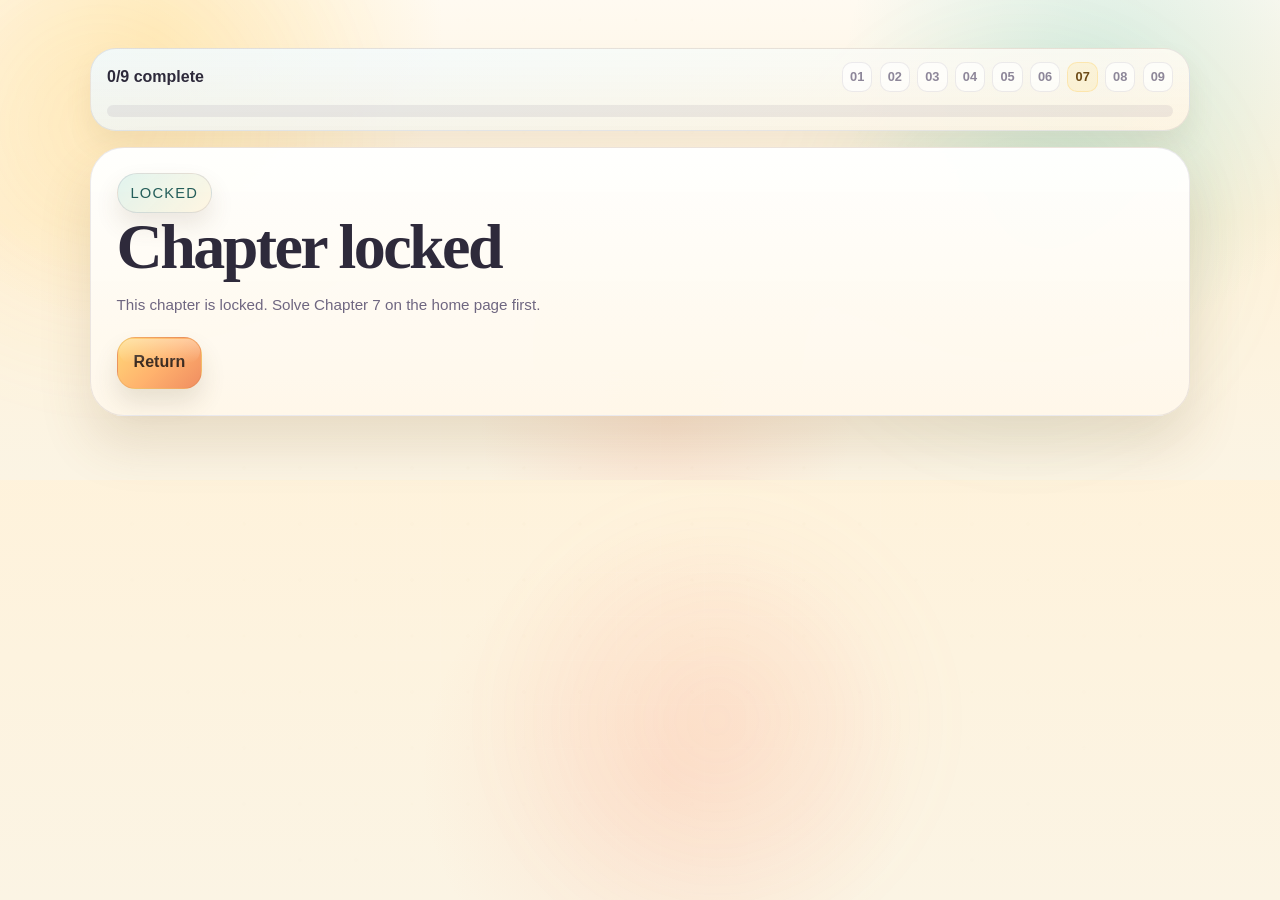
<file: story7.html>
<!doctype html>
<html lang="en">
  <head>
    <meta charset="UTF-8" />
    <meta name="viewport" content="width=device-width, initial-scale=1.0" />
    <title>Legend Hunter | Chapter 7</title>
    <link rel="stylesheet" href="styles.css" />
    <script defer src="script.js"></script>
  </head>
  <body data-page="story" data-chapter="7" data-requires-solved="7">
    <main class="story">
      <div class="container">
        <section class="story-gate" data-story-gate hidden>
          <div class="badge">Locked</div>
          <h1>Chapter locked</h1>
          <p class="lead" data-lock-message></p>
          <div class="mini-nav">
            <a class="btn btn-primary" href="index.html">Return</a>
          </div>
        </section>

        <section class="story-shell" data-story-content hidden>
          <div class="story-hero">
            <div class="badge">Chapter 7</div>
            <h1>Puteri Lindungan Bulan disappears into moonlight.</h1>
            <p class="lead">
              The legend remembers a princess protected not by armies, but by a mythical veil of light beyond ordinary reach.
            </p>
			  <iframe width="560" height="315" src="https://www.youtube.com/embed/DxJhN7shiv4?si=EZxd_atPROiHlaxu" title="YouTube video player" frameborder="0" allow="accelerometer; autoplay; clipboard-write; encrypted-media; gyroscope; picture-in-picture; web-share" referrerpolicy="strict-origin-when-cross-origin" allowfullscreen></iframe>
          </div>

          <div class="story-grid">
            <section class="story-box">
              <h3>Did You Know?</h3>
              <div class="story-note-copy">
                <p>
                  The name "Lindungan Bulan" means "Protected by the Moon," and the legend centers on a princess hidden from danger by a force beyond human reach.
                </p>
                <p>
                  Instead of swords or armies, this story offers moonlight itself as shelter, turning protection into something mystical and unforgettable.
                </p>
              </div>
            </section>
            <section class="story-box">
              <h3>Complete this chapter</h3>
              <p class="muted" data-completion-state></p>
              <button class="btn btn-primary" data-complete>Mark Chapter 7 complete</button>
              <p class="nav-note">After this, Chapter 8 unlocks on the home page.</p>
            </section>
          </div>

          <div class="mini-nav">
            <a class="btn btn-secondary" href="index.html">Return</a>
            <a class="btn btn-secondary" data-next-link href="index.html#quiz" hidden>Next chapter</a>
          </div>
        </section>
      </div>
    </main>
  </body>
</html>
</file>
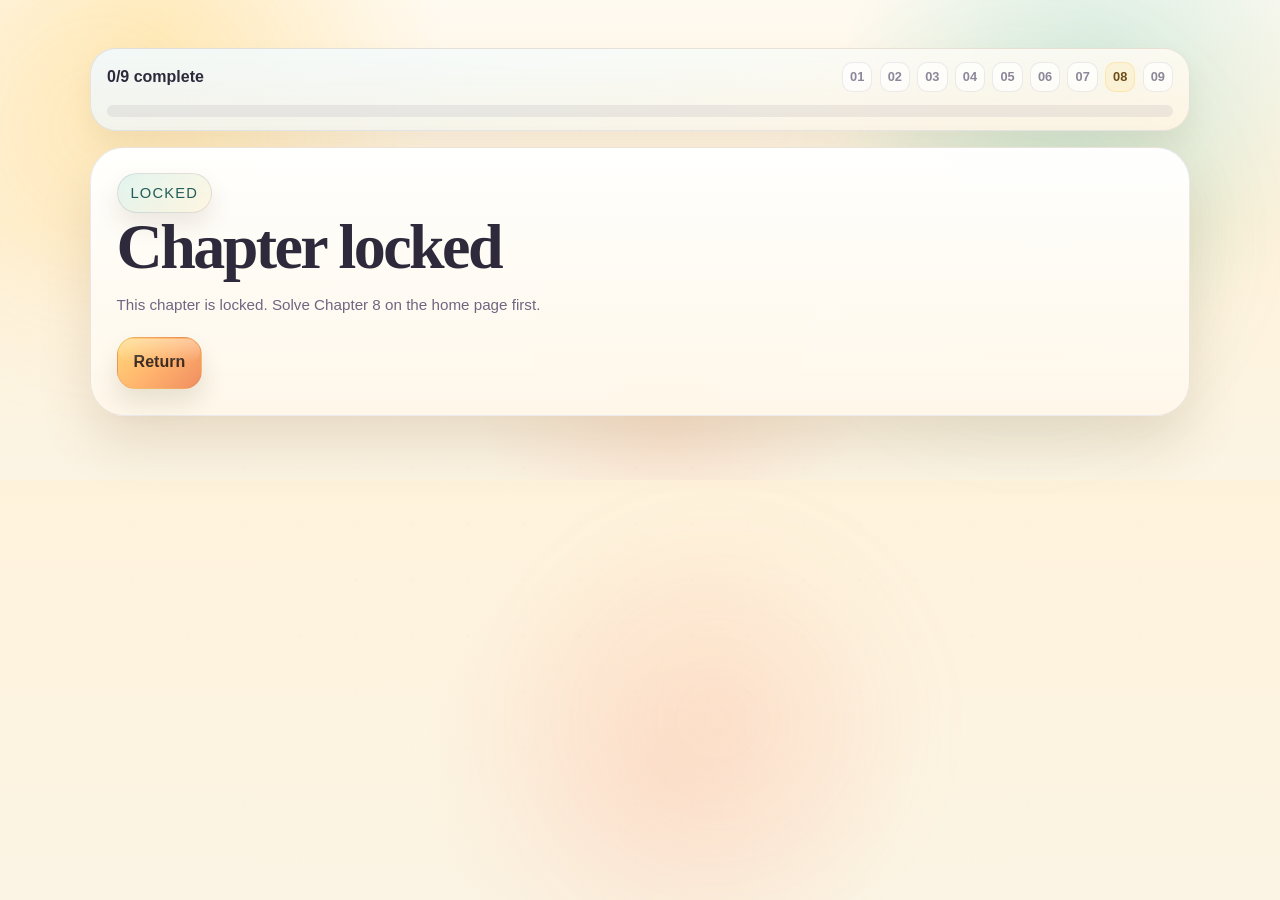
<file: story8.html>
<!doctype html>
<html lang="en">
  <head>
    <meta charset="UTF-8" />
    <meta name="viewport" content="width=device-width, initial-scale=1.0" />
    <title>Legend Hunter | Chapter 8</title>
    <link rel="stylesheet" href="styles.css" />
    <script defer src="script.js"></script>
  </head>
  <body data-page="story" data-chapter="8" data-requires-solved="8">
    <main class="story">
      <div class="container">
        <section class="story-gate" data-story-gate hidden>
          <div class="badge">Locked</div>
          <h1>Chapter locked</h1>
          <p class="lead" data-lock-message></p>
          <div class="mini-nav">
            <a class="btn btn-primary" href="index.html">Return</a>
          </div>
        </section>

        <section class="story-shell" data-story-content hidden>
          <div class="story-hero">
            <div class="badge">Chapter 8</div>
			<h1>Batu Belah Batu Bertangkup reminds us to cherish family with love and kindness.</h1>
			<p class="lead">
			  This beloved folktale tells the story of a magical rock and a mother's love, teaching children the importance of appreciation, respect, and family bonds.
			</p>
			  <iframe width="560" height="315" src="https://www.youtube.com/embed/YOp4D9Dkr_4?si=X_2qCnU-TZ5WA1Yn" title="YouTube video player" frameborder="0" allow="accelerometer; autoplay; clipboard-write; encrypted-media; gyroscope; picture-in-picture; web-share" referrerpolicy="strict-origin-when-cross-origin" allowfullscreen></iframe>
			</div>

			<div class="story-grid">
			  <section class="story-box">
				<h3>Story motifs</h3>
				<div class="story-note-copy">
				  <p>
					Batu Belah Batu Bertangkup tells of a mother whose sadness grows from feeling unappreciated by the people she loves most.
				  </p>
				  <p>
					The magical stone becomes a powerful symbol of regret, reminding listeners to value family before love is lost.
				  </p>
				</div>
            </section>
            <section class="story-box">
              <h3>Complete this chapter</h3>
              <p class="muted" data-completion-state></p>
              <button class="btn btn-primary" data-complete>Mark Chapter 8 complete</button>
              <p class="nav-note">After this, Chapter 9 unlocks on the home page.</p>
            </section>
          </div>

          <div class="mini-nav">
            <a class="btn btn-secondary" href="index.html">Return</a>
            <a class="btn btn-secondary" data-next-link href="index.html#quiz" hidden>Next chapter</a>
          </div>
        </section>
      </div>
    </main>
  </body>
</html>
</file>
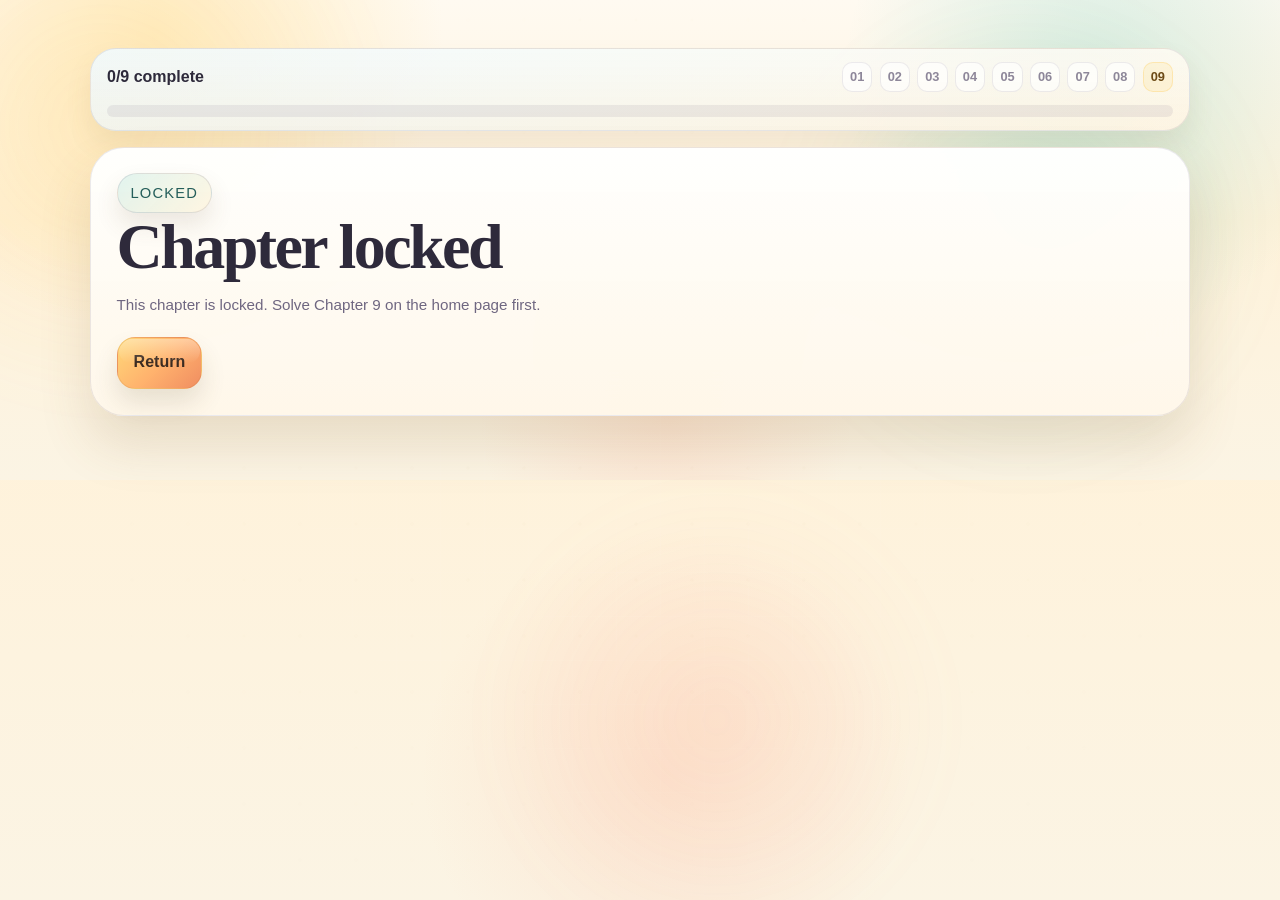
<file: story9.html>
<!doctype html>
<html lang="en">
  <head>
    <meta charset="UTF-8" />
    <meta name="viewport" content="width=device-width, initial-scale=1.0" />
    <title>Legend Hunter | Chapter 9</title>
    <link rel="stylesheet" href="styles.css" />
    <script defer src="script.js"></script>
  </head>
  <body data-page="story" data-chapter="9" data-requires-solved="9">
    <main class="story">
      <div class="container">
        <section class="story-gate" data-story-gate hidden>
          <div class="badge">Locked</div>
          <h1>Chapter locked</h1>
          <p class="lead" data-lock-message></p>
          <div class="mini-nav">
            <a class="btn btn-primary" href="index.html">Return</a>
          </div>
        </section>

        <section class="story-shell" data-story-content hidden>
          <div class="story-hero">
            <div class="badge">Chapter 9</div>
            <h1>Cik Siti Wan Kembang rules with grace, wisdom, and the royal deer.</h1>
            <p class="lead">
              The legend of Kelantan's queen blends sovereignty, symbolism, and memory into one of the region's best-known royal stories.
            </p>
			  <iframe width="560" height="315" src="https://www.youtube.com/embed/Vq3kCNpUHmM?si=jVbk6tEZHG1yaCNZ" title="YouTube video player" frameborder="0" allow="accelerometer; autoplay; clipboard-write; encrypted-media; gyroscope; picture-in-picture; web-share" referrerpolicy="strict-origin-when-cross-origin" allowfullscreen></iframe>
          </div>

          <div class="story-grid">
            <section class="story-box">
              <h3>Story motifs</h3>
              <div class="story-note-copy">
                <p>
                  Cik Siti Wan Kembang is remembered not only as a queen, but as a symbol of leadership, dignity, and lasting identity in Kelantan.
                </p>
                <p>
                  The royal deer associated with her reign turns her memory into an emblem, linking story, place, and power across generations.
                </p>
              </div>
            </section>
            <section class="story-box">
              <h3>Complete this chapter</h3>
              <p class="muted" data-completion-state></p>
              <button class="btn btn-primary" data-complete>Mark Chapter 9 complete</button>
              <p class="nav-note">Completing this chapter finishes the full nine-chapter journey.</p>
            </section>
          </div>

          <div class="mini-nav">
            <a class="btn btn-secondary" href="index.html">Return</a>
            <a class="btn btn-secondary" data-next-link href="index.html#quiz" hidden>Return to quiz</a>
          </div>
        </section>
      </div>
    </main>
  </body>
</html>
</file>
<file: styles.css>
* {
  box-sizing: border-box;
}

[hidden] {
  display: none !important;
}

:root {
  --bg: #fff7e8;
  --panel: rgba(255, 255, 255, 0.9);
  --panel-2: rgba(255, 247, 232, 0.96);
  --text: #2e2a3b;
  --muted: #6f6781;
  --accent: #2fb6a3;
  --accent-2: #ffd166;
  --ink-soft: #8e7864;
  --paper: #fffaf1;
  --paper-shadow: #f2e2c3;
  --success: #7bc96f;
  --danger: #ea6d6d;
  --border: rgba(64, 54, 88, 0.12);
  --shadow: 0 18px 42px rgba(114, 90, 48, 0.12);
  --shadow-soft: 0 14px 26px rgba(137, 105, 62, 0.1);
  --shadow-paper: 0 28px 52px rgba(123, 92, 52, 0.16);
  --display-font: "Georgia", "Times New Roman", serif;
  --body-font: "Trebuchet MS", "Gill Sans", "Segoe UI", sans-serif;
}

html, body {
  margin: 0;
  padding: 0;
  min-height: 100%;
  font-family: var(--body-font);
  background:
    radial-gradient(circle at 12% 8%, rgba(255, 209, 102, 0.34), transparent 24%),
    radial-gradient(circle at 86% 16%, rgba(47, 182, 163, 0.18), transparent 22%),
    radial-gradient(circle at 52% 86%, rgba(255, 140, 107, 0.14), transparent 24%),
    linear-gradient(180deg, #fffaf1 0%, #fff2da 46%, #fbf4e4 100%);
  color: var(--text);
}

body {
  line-height: 1.55;
  position: relative;
  isolation: isolate;
}

.hidden {
  display: none !important;
}

body::before {
  content: "";
  position: fixed;
  inset: 0;
  pointer-events: none;
  background:
    radial-gradient(circle at 20px 20px, rgba(182, 146, 95, 0.08) 1.5px, transparent 2px),
    linear-gradient(rgba(255, 255, 255, 0.22) 1px, transparent 1px),
    linear-gradient(90deg, rgba(255, 255, 255, 0.22) 1px, transparent 1px);
  background-size: 56px 56px, 44px 44px, 44px 44px;
  mask-image: radial-gradient(circle at center, black 26%, transparent 84%);
  opacity: 0.2;
  z-index: -2;
}

body::after {
  content: "";
  position: fixed;
  inset: -10%;
  pointer-events: none;
  background:
    radial-gradient(circle at 15% 20%, rgba(255, 209, 102, 0.12), transparent 18%),
    radial-gradient(circle at 75% 30%, rgba(47, 182, 163, 0.12), transparent 18%),
    radial-gradient(circle at 55% 75%, rgba(255, 140, 107, 0.1), transparent 20%);
  filter: blur(24px);
  z-index: -1;
}

a {
  color: inherit;
  text-decoration: none;
}

.container {
  width: min(1100px, calc(100% - 2rem));
  margin: 0 auto;
}

.completion-banner {
  grid-column: 1 / -1;
  margin-top: 0.75rem;
  padding: 1.15rem 1.2rem;
  border-radius: 28px;
  border: 1px solid rgba(123, 201, 111, 0.28);
  background:
    linear-gradient(135deg, rgba(123, 201, 111, 0.16), rgba(255, 209, 102, 0.12)),
    linear-gradient(180deg, rgba(255, 255, 255, 0.96), rgba(255, 248, 237, 0.96));
  box-shadow: var(--shadow-paper);
  backdrop-filter: blur(16px);
}

.completion-banner h2 {
  margin: 0.55rem 0 0.35rem;
  font-size: clamp(1.35rem, 3vw, 2rem);
}

.completion-banner p {
  margin-bottom: 0;
  color: var(--muted);
}

.badge {
  display: inline-flex;
  align-items: center;
  gap: 0.5rem;
  width: fit-content;
  padding: 0.45rem 0.8rem;
  border: 1px solid var(--border);
  border-radius: 999px;
  background: linear-gradient(135deg, rgba(47, 182, 163, 0.14), rgba(255, 209, 102, 0.16));
  color: #245e5a;
  font-size: 0.92rem;
  letter-spacing: 0.08em;
  text-transform: uppercase;
  box-shadow: 0 12px 24px rgba(95, 76, 44, 0.12);
}

h1, h2, h3, p {
  margin-top: 0;
}

h1 {
  font-family: var(--display-font);
  font-size: clamp(2.2rem, 5vw, 4.2rem);
  line-height: 1.05;
  margin-bottom: 0.8rem;
  letter-spacing: -0.04em;
}

.lead {
  max-width: 760px;
  color: var(--muted);
  font-size: 1.08rem;
}

.toolbar {
  display: flex;
  flex-wrap: wrap;
  gap: 0.75rem;
  margin-top: 1.25rem;
}

.btn {
  display: inline-flex;
  align-items: center;
  justify-content: center;
  gap: 0.5rem;
  border: 1px solid transparent;
  padding: 0.8rem 1rem;
  position: relative;
  border-radius: 18px;
  font-weight: 700;
  cursor: pointer;
  transition: transform 0.16s ease, background 0.16s ease, border-color 0.16s ease, box-shadow 0.16s ease;
  box-shadow: 0 14px 24px rgba(95, 76, 44, 0.14);
  overflow: hidden;
}

.btn::before {
  content: "";
  position: absolute;
  inset: 1px 1px auto;
  height: 48%;
  border-radius: inherit;
  background: linear-gradient(180deg, rgba(255, 255, 255, 0.35), transparent);
  pointer-events: none;
}

.btn:hover {
  transform: translateY(-3px);
}

.btn-primary {
  background: linear-gradient(135deg, #ffd979 0%, #ffb26d 52%, #f08d61 100%);
  color: #3b2a20;
  border-color: rgba(182, 115, 56, 0.18);
}

.btn-secondary {
  background: linear-gradient(180deg, rgba(255, 255, 255, 0.98), rgba(255, 249, 240, 0.92));
  color: var(--text);
  border-color: var(--border);
}

.muted {
  color: var(--muted);
}

.quiz {
  display: grid;
  gap: 0.75rem;
  margin-top: 1rem;
}

.locked-note {
  margin-top: 1rem;
  padding: 0.9rem 1rem;
  border-radius: 16px;
  border: 1px dashed rgba(64, 54, 88, 0.18);
  background: rgba(255, 255, 255, 0.72);
  color: var(--muted);
}

.options {
  display: grid;
  gap: 0.55rem;
}

.option {
  width: 100%;
  text-align: left;
  border: 1px solid var(--border);
  background: rgba(255, 255, 255, 0.84);
  color: var(--text);
  padding: 0.75rem 0.9rem;
  border-radius: 14px;
  cursor: pointer;
}

.option:hover {
  border-color: rgba(47, 182, 163, 0.45);
}

.option.correct {
  border-color: rgba(61, 220, 151, 0.7);
  background: rgba(61, 220, 151, 0.12);
}

.option.wrong {
  border-color: rgba(255, 107, 107, 0.65);
  background: rgba(255, 107, 107, 0.11);
}

input[type="text"],
input[type="number"] {
  width: 100%;
  border: 1px solid var(--border);
  border-radius: 14px;
  background: rgba(255, 255, 255, 0.9);
  color: var(--text);
  padding: 0.8rem 0.9rem;
  outline: none;
}

input[type="text"]::placeholder,
input[type="number"]::placeholder {
  color: rgba(111, 103, 129, 0.6);
}

label {
  display: flex;
  align-items: center;
  gap: 0.55rem;
  color: var(--muted);
}

.status {
  min-height: 1.5rem;
  font-size: 0.95rem;
  color: var(--muted);
}

.status.success {
  color: var(--success);
}

.status.error {
  color: var(--danger);
}

.locked {
  opacity: 0.78;
}

.locked [data-puzzle-content] {
  display: none;
}

.locked [data-locked-note] {
  display: block;
}

.locked .unlock-link {
  display: none;
}

.unlock-link {
  display: inline-flex;
  margin-top: 0.25rem;
}

.story {
  padding: 2rem 0 4rem;
}

body[data-page="story"] {
  --chapter-accent: #2fb6a3;
  --chapter-accent-soft: #e6f8f4;
  --chapter-paper: #fffaf1;
  --chapter-ink: #245e5a;
}

.story h1,
.story h2,
.story h3,
.completion-banner h2,
.section-heading h2,
.popup-card h1 {
  font-family: var(--display-font);
}

.story-shell {
  position: relative;
  background:
    linear-gradient(180deg, rgba(255, 255, 255, 0.97), rgba(255, 247, 233, 0.98));
  border: 1px solid rgba(64, 54, 88, 0.1);
  border-radius: 34px;
  padding: 1.6rem;
  box-shadow: var(--shadow-paper);
  backdrop-filter: blur(18px);
}

body.story-themed .story-shell {
  background:
    radial-gradient(circle at top right, color-mix(in srgb, var(--chapter-accent) 18%, transparent), transparent 28%),
    linear-gradient(180deg, color-mix(in srgb, var(--chapter-paper) 86%, white), rgba(255, 250, 244, 0.98));
}

.story-gate {
  background: linear-gradient(180deg, rgba(255, 255, 255, 0.97), rgba(255, 247, 233, 0.98));
  border: 1px solid rgba(64, 54, 88, 0.1);
  border-radius: 34px;
  padding: 1.6rem;
  box-shadow: var(--shadow-paper);
  backdrop-filter: blur(18px);
}

.story-hero {
  display: grid;
  gap: 0.8rem;
  margin-bottom: 1.25rem;
}

.story-hero h1 {
  max-width: 13ch;
}

.story-hero .lead {
  max-width: 60ch;
  padding-left: 1rem;
  border-left: 3px solid color-mix(in srgb, var(--chapter-accent) 55%, white);
}

.story-meta {
  display: flex;
  flex-wrap: wrap;
  gap: 0.6rem;
}

.story-video-shell {
  position: relative;
  display: grid;
  gap: 1rem;
  margin-top: 0.6rem;
  padding: 1.15rem;
  border-radius: 28px;
  border: 1px solid rgba(64, 54, 88, 0.1);
  background:
    radial-gradient(circle at top right, rgba(255, 209, 102, 0.22), transparent 24%),
    radial-gradient(circle at bottom left, rgba(47, 182, 163, 0.18), transparent 24%),
    linear-gradient(180deg, rgba(255, 255, 255, 0.96), rgba(255, 245, 230, 0.98));
  box-shadow: 0 24px 48px rgba(114, 90, 48, 0.14);
  overflow: hidden;
}

body.story-themed .story-video-shell {
  background:
    radial-gradient(circle at top right, color-mix(in srgb, var(--chapter-accent) 18%, transparent), transparent 24%),
    radial-gradient(circle at bottom left, color-mix(in srgb, var(--chapter-accent) 12%, transparent), transparent 24%),
    linear-gradient(180deg, rgba(255, 255, 255, 0.96), color-mix(in srgb, var(--chapter-paper) 82%, white));
}

.story-video-shell::before {
  content: "";
  position: absolute;
  inset: 0;
  background:
    linear-gradient(135deg, rgba(255, 255, 255, 0.24), transparent 40%),
    linear-gradient(180deg, rgba(255, 255, 255, 0.16), transparent 45%);
  pointer-events: none;
}

.story-video-copy,
.story-video-frame {
  position: relative;
  z-index: 1;
}

.story-video-copy h3 {
  margin-bottom: 0.35rem;
  font-size: clamp(1.1rem, 2vw, 1.45rem);
}

.story-video-copy p {
  margin-bottom: 0;
  color: var(--muted);
}

.story-video-kicker {
  display: inline-flex;
  margin-bottom: 0.5rem;
  padding: 0.32rem 0.72rem;
  border-radius: 999px;
  background: rgba(46, 42, 59, 0.08);
  border: 1px solid rgba(64, 54, 88, 0.08);
  color: var(--chapter-ink);
  font-size: 0.76rem;
  font-weight: 700;
  letter-spacing: 0.08em;
  text-transform: uppercase;
}

.story-video-frame {
  padding: 0.7rem;
  border-radius: 24px;
  background: linear-gradient(135deg, rgba(46, 42, 59, 0.92), rgba(86, 73, 117, 0.9));
  box-shadow: inset 0 1px 0 rgba(255, 255, 255, 0.12), 0 16px 30px rgba(46, 42, 59, 0.18);
}

.pill {
  display: inline-flex;
  padding: 0.45rem 0.75rem;
  border-radius: 999px;
  background: color-mix(in srgb, var(--chapter-accent-soft) 82%, white);
  border: 1px solid color-mix(in srgb, var(--chapter-accent) 18%, white);
  color: var(--chapter-ink);
  font-size: 0.92rem;
}

.story-grid {
  display: grid;
  grid-template-columns: 1.2fr 0.8fr;
  gap: 1rem;
}

.story-box {
  position: relative;
  background: linear-gradient(180deg, rgba(255, 255, 255, 0.92), color-mix(in srgb, var(--chapter-paper) 76%, white));
  border: 1px solid color-mix(in srgb, var(--chapter-accent) 14%, white);
  border-radius: 28px;
  padding: 1.15rem;
  box-shadow: 0 18px 28px rgba(106, 81, 47, 0.08);
}

.story-box::before {
  content: "";
  position: absolute;
  inset: 14px;
  border: 1px dashed color-mix(in srgb, var(--chapter-accent) 22%, white);
  border-radius: 20px;
  pointer-events: none;
  opacity: 0.55;
}

.story-box ul {
  margin: 0.75rem 0 0;
  padding-left: 1.2rem;
  color: var(--muted);
}

.story-box li + li {
  margin-top: 0.45rem;
}

.story-note-copy {
  display: grid;
  gap: 0.8rem;
  margin-top: 0.75rem;
}

.story-note-copy p {
  margin: 0;
  color: var(--muted);
  line-height: 1.75;
  font-size: 1.02rem;
}

.story-note-copy p:first-child::first-letter {
  float: left;
  margin: 0.1rem 0.55rem 0 0;
  color: var(--chapter-ink);
  font-family: var(--display-font);
  font-size: 2.8rem;
  line-height: 0.9;
}

.mini-nav {
  display: flex;
  flex-wrap: wrap;
  gap: 0.75rem;
  margin-top: 1.25rem;
}

.nav-note {
  margin-top: 0.8rem;
  color: var(--muted);
  font-style: italic;
}

.footer-note {
  padding: 0 0 2rem;
  color: var(--muted);
  font-size: 0.92rem;
}

.site-header {
  position: sticky;
  top: 0;
  z-index: 20;
  padding: 0.9rem 0 0.8rem;
  background:
    linear-gradient(180deg, rgba(255, 249, 239, 0.94), rgba(255, 249, 239, 0.68));
  backdrop-filter: blur(18px);
  border-bottom: 1px solid rgba(64, 54, 88, 0.08);
}

.header-bar {
  display: flex;
  align-items: center;
  justify-content: space-between;
  gap: 1.4rem;
  padding: 0.75rem 1rem;
  border-radius: 28px;
  border: 1px solid rgba(116, 89, 55, 0.1);
  background:
    linear-gradient(180deg, rgba(255, 255, 255, 0.76), rgba(255, 248, 236, 0.9));
  box-shadow: var(--shadow-soft);
}

.brand {
  display: flex;
  align-items: center;
  gap: 0.8rem;
}

.brand p {
  margin: 0;
  color: var(--muted);
  font-size: 0.9rem;
}

.brand h1 {
  margin: 0.1rem 0 0;
  font-size: 1.1rem;
  letter-spacing: -0.03em;
  max-width: 24rem;
  line-height: 1.08;
}

.brand-mark {
  display: grid;
  place-items: center;
  width: 3.35rem;
  height: 3.35rem;
  border-radius: 24px;
  background:
    linear-gradient(160deg, #ffe3a3, #8fddcf);
  color: #3f2d2a;
  font-weight: 800;
  box-shadow: 0 18px 26px rgba(111, 85, 48, 0.16);
  transform: rotate(-4deg);
}

.site-nav {
  display: flex;
  align-items: center;
  flex-wrap: wrap;
  gap: 0.6rem;
}

.site-nav a {
  padding: 0.62rem 0.92rem;
  border-radius: 999px;
  border: 1px solid rgba(64, 54, 88, 0.06);
  color: var(--ink-soft);
  font-weight: 700;
  background: rgba(255, 255, 255, 0.3);
}

.site-nav a:hover {
  color: var(--text);
  border-color: rgba(64, 54, 88, 0.12);
  background: rgba(255, 255, 255, 0.8);
  box-shadow: 0 8px 18px rgba(100, 77, 43, 0.1);
}

.intro-section {
  display: grid;
  grid-template-columns: 1fr 1fr;
  gap: 1.8rem;
  align-items: center;
  padding: 2.4rem 0 2.2rem;
  margin-top: 0.6rem;
}

.intro-copy {
  position: relative;
  padding: 1.8rem 1.7rem;
  border-radius: 30px;
  background:
    linear-gradient(180deg, rgba(255, 255, 255, 0.72), rgba(255, 250, 242, 0.92));
  border: 1px solid rgba(64, 54, 88, 0.08);
  box-shadow: var(--shadow-soft);
}

.intro-copy::after {
  content: "";
  position: absolute;
  inset: 14px;
  border-radius: 24px;
  border: 1px dashed rgba(177, 146, 104, 0.24);
  pointer-events: none;
}

.eyebrow {
  display: inline-flex;
  width: fit-content;
  padding: 0.42rem 0.8rem;
  border-radius: 999px;
  color: #245e5a;
  background: rgba(47, 182, 163, 0.14);
  border: 1px solid rgba(47, 182, 163, 0.18);
  font-size: 0.82rem;
  letter-spacing: 0.08em;
  text-transform: uppercase;
}

.intro-copy p {
  max-width: 60ch;
  color: var(--muted);
  font-size: 1.06rem;
}

.intro-art {
  position: relative;
  --hero-shift-x: 0px;
  --hero-shift-y: 0px;
  min-height: 420px;
  border-radius: 40px;
  overflow: hidden;
  border: 1px solid rgba(64, 54, 88, 0.1);
  background:
    linear-gradient(180deg, rgba(28, 35, 46, 0.04), rgba(28, 35, 46, 0.24)),
    radial-gradient(circle at 80% 16%, rgba(255, 220, 125, 0.26), transparent 20%),
    linear-gradient(180deg, rgba(255, 251, 240, 0.08), rgba(255, 244, 218, 0.24)),
    url("img/folktale.jpg") 58% 42% / cover no-repeat;
  box-shadow: var(--shadow-paper);
  transform: translate3d(var(--hero-shift-x), var(--hero-shift-y), 0);
  transition: transform 260ms ease, box-shadow 260ms ease;
  will-change: transform;
}

.intro-art::before,
.intro-art::after {
  content: "";
  position: absolute;
  pointer-events: none;
}

.intro-art::before {
  inset: 0;
  background:
    radial-gradient(circle at 22% 18%, rgba(255, 255, 255, 0.22), transparent 20%),
    linear-gradient(135deg, rgba(255, 255, 255, 0.18), transparent 42%);
  opacity: 0.9;
}

.intro-art::after {
  display: none;
}

.guide-mascot {
  display: none;
}

.intro-art .art-moon,
.intro-art .art-cloud,
.intro-art .art-mountain,
.intro-art .art-tree,
.intro-art .art-water {
  display: none;
}

.guide-mascot {
  position: absolute;
  top: 0.9rem;
  left: 0.9rem;
  z-index: 2;
  width: 88px;
  padding: 0.58rem 0.48rem 0.5rem;
  border-radius: 20px;
  background: rgba(255, 255, 255, 0.68);
  border: 1px solid rgba(64, 54, 88, 0.1);
  box-shadow: 0 14px 20px rgba(82, 64, 39, 0.12);
  text-align: center;
  backdrop-filter: blur(8px);
}

.guide-mascot p {
  margin: 0.34rem 0 0;
  font-size: 0.62rem;
  line-height: 1.25;
  font-weight: 700;
  color: #70544d;
}

.guide-face {
  position: relative;
  width: 38px;
  height: 38px;
  margin: 0 auto;
  border-radius: 50%;
  background: linear-gradient(180deg, #ffd9ba, #ffc69b);
}

.guide-face::before,
.guide-face::after {
  content: "";
  position: absolute;
  top: 22px;
  width: 7px;
  height: 7px;
  border-radius: 50%;
  background: #3b2a20;
}

.guide-face::before {
  left: 14px;
}

.guide-face::after {
  right: 14px;
}

.guide-book {
  position: relative;
  width: 38px;
  height: 22px;
  margin: 0.32rem auto 0;
  border-radius: 9px;
  background: linear-gradient(135deg, #ffd166, #ff9b6a);
  box-shadow: 6px 0 0 rgba(47, 182, 163, 0.88);
}

.guide-book::before {
  content: "";
  position: absolute;
  inset: 5px 8px;
  border-radius: 6px;
  border: 1px solid rgba(255, 255, 255, 0.55);
}

.art-moon {
  position: absolute;
  top: 10%;
  right: 12%;
  width: 92px;
  height: 92px;
  border-radius: 50%;
  background: radial-gradient(circle at 35% 35%, #fffdf2, #ffd166 65%, rgba(255, 209, 102, 0.2) 100%);
  box-shadow: 0 0 45px rgba(255, 209, 102, 0.35);
}

.art-cloud {
  position: absolute;
  height: 22px;
  border-radius: 999px;
  background: rgba(255, 255, 255, 0.78);
  filter: blur(1px);
}

.art-cloud::before,
.art-cloud::after {
  content: "";
  position: absolute;
  border-radius: 50%;
  background: inherit;
}

.art-cloud-a {
  top: 15%;
  left: 12%;
  width: 140px;
}

.art-cloud-a::before { width: 44px; height: 44px; top: -14px; left: 20px; }
.art-cloud-a::after { width: 34px; height: 34px; top: -8px; left: 64px; }

.art-cloud-b {
  top: 24%;
  left: 34%;
  width: 110px;
}

.art-cloud-b::before { width: 36px; height: 36px; top: -12px; left: 16px; }
.art-cloud-b::after { width: 28px; height: 28px; top: -7px; left: 56px; }

.art-water {
  position: absolute;
  left: -10%;
  right: -10%;
  bottom: -4%;
  height: 34%;
  background:
    radial-gradient(circle at 18% 20%, rgba(90, 200, 250, 0.34), transparent 18%),
    radial-gradient(circle at 75% 30%, rgba(114, 224, 180, 0.26), transparent 16%),
    linear-gradient(180deg, rgba(67, 164, 194, 0.34), rgba(45, 118, 161, 0.84));
  border-top-left-radius: 48% 100%;
  border-top-right-radius: 48% 100%;
}

.art-water::before,
.art-water::after {
  content: "";
  position: absolute;
  inset: auto;
  left: 10%;
  right: 10%;
  height: 2px;
  background: rgba(255, 255, 255, 0.18);
  border-radius: 999px;
}

.art-water::before { top: 22%; opacity: 0.6; }
.art-water::after { top: 38%; opacity: 0.35; }

.art-mountain {
  position: absolute;
  bottom: 20%;
  width: 0;
  height: 0;
  border-left: 120px solid transparent;
  border-right: 120px solid transparent;
  border-bottom: 220px solid rgba(77, 132, 101, 0.92);
  filter: drop-shadow(0 12px 20px rgba(0, 0, 0, 0.35));
}

.art-mountain::after {
  content: "";
  position: absolute;
  left: -80px;
  bottom: -220px;
  width: 160px;
  height: 120px;
  background: linear-gradient(180deg, rgba(255, 255, 255, 0.28), rgba(255, 255, 255, 0.03));
  clip-path: polygon(50% 0, 100% 100%, 0 100%);
}

.art-mountain-a { left: 12%; transform: scale(1.05); }
.art-mountain-b { right: 10%; border-bottom-width: 180px; border-left-width: 100px; border-right-width: 100px; opacity: 0.8; }

.art-tree {
  position: absolute;
  bottom: 14%;
  width: 18px;
  height: 78px;
  background: linear-gradient(180deg, #7c5e3b, #3f2d1c);
  border-radius: 999px;
}

.art-tree::before {
  content: "";
  position: absolute;
  left: 50%;
  bottom: 48px;
  transform: translateX(-50%);
  width: 88px;
  height: 88px;
  border-radius: 50%;
  background:
    radial-gradient(circle at 30% 30%, rgba(114, 224, 180, 0.95), rgba(42, 160, 112, 0.9) 55%, rgba(42, 160, 112, 0.18) 100%);
}

.art-tree-a { left: 18%; }
.art-tree-b { right: 18%; transform: scale(0.9); }

.art-title {
  position: absolute;
  left: 1.2rem;
  right: 1.2rem;
  bottom: 1.1rem;
  padding: 0.85rem 0.95rem;
  border-radius: 20px;
  background: rgba(255, 255, 255, 0.74);
  border: 1px solid rgba(64, 54, 88, 0.1);
  backdrop-filter: blur(10px);
  box-shadow: 0 12px 20px rgba(69, 57, 38, 0.12);
  transform: translate3d(calc(var(--hero-shift-x) * -0.35), calc(var(--hero-shift-y) * -0.35), 0);
  transition: transform 260ms ease;
}

.art-title span {
  display: block;
  color: var(--accent-2);
  font-size: 0.82rem;
  text-transform: uppercase;
  letter-spacing: 0.08em;
  margin-bottom: 0.15rem;
}

.art-title strong {
  font-size: 0.96rem;
  line-height: 1.35;
}

.quiz-section,
.gallery-section {
  padding: 1.5rem 0 2rem;
}

.section-heading {
  position: relative;
  margin-bottom: 1rem;
  padding: 1.2rem 1.3rem;
  border-radius: 26px;
  background: linear-gradient(180deg, rgba(255, 255, 255, 0.76), rgba(255, 247, 236, 0.9));
  border: 1px solid rgba(64, 54, 88, 0.08);
  box-shadow: var(--shadow-soft);
}

.section-heading::after {
  content: "";
  display: block;
  width: 88px;
  height: 3px;
  margin-top: 0.85rem;
  border-radius: 999px;
  background: linear-gradient(90deg, rgba(255, 209, 102, 0.9), rgba(47, 182, 163, 0.72));
}

.section-heading h2 {
  font-size: clamp(1.5rem, 3vw, 2.6rem);
  margin: 0.35rem 0 0.5rem;
}

.section-heading p {
  margin-bottom: 0;
  color: var(--muted);
}

.quiz-grid {
  display: grid;
  grid-template-columns: repeat(3, minmax(0, 1fr));
  gap: 1.2rem;
}

.quiz-card {
  position: relative;
  overflow: hidden;
  padding: 1.25rem;
  border-radius: 32px;
  border: 1px solid rgba(64, 54, 88, 0.1);
  background:
    linear-gradient(180deg, rgba(255, 255, 255, 0.96), rgba(255, 245, 232, 0.98));
  box-shadow: var(--shadow-paper);
  backdrop-filter: blur(18px);
  min-height: 25rem;
  animation: floatIn 0.55s ease both;
  animation-delay: calc(var(--stagger-order, 1) * 70ms);
}

.quiz-card.newly-unlocked {
  animation: unlockPulse 1s ease;
}

.quiz-card.just-solved {
  animation: solveFlash 0.8s ease;
}

.quiz-card.newly-unlocked .chapter-thumb {
  animation: thumbShimmer 1.1s ease;
}

.quiz-card.just-solved .card-kicker {
  animation: stampBounce 0.7s ease;
}

.chapter-thumb {
  position: relative;
  min-height: 148px;
  margin-bottom: 1rem;
  border-radius: 22px;
  overflow: hidden;
  border: 1px solid rgba(64, 54, 88, 0.1);
  background:
    linear-gradient(160deg, rgba(255, 255, 255, 0.18), transparent 48%),
    radial-gradient(circle at 80% 20%, rgba(255, 209, 102, 0.35), transparent 24%),
    linear-gradient(180deg, rgba(255, 221, 162, 0.98), rgba(132, 220, 208, 0.98));
}

.chapter-thumb::before,
.chapter-thumb::after {
  content: "";
  position: absolute;
  pointer-events: none;
}

.chapter-thumb::before {
  inset: auto auto 18px 18px;
  width: 72px;
  height: 72px;
  border-radius: 50%;
  background: rgba(255, 255, 255, 0.28);
}

.chapter-thumb::after {
  right: 16px;
  top: 16px;
  width: 42px;
  height: 42px;
  border-radius: 14px;
  background: rgba(255, 255, 255, 0.32);
}

.thumb-glow {
  position: absolute;
  inset: auto -12% -40% auto;
  width: 140px;
  height: 140px;
  border-radius: 50%;
  background: radial-gradient(circle, rgba(255, 255, 255, 0.32), transparent 65%);
}

.thumb-label {
  position: absolute;
  left: 0.9rem;
  bottom: 0.8rem;
  padding: 0.3rem 0.65rem;
  border-radius: 999px;
  background: rgba(255, 255, 255, 0.78);
  border: 1px solid rgba(64, 54, 88, 0.1);
  font-size: 0.76rem;
  letter-spacing: 0.08em;
  text-transform: uppercase;
  font-weight: 700;
}

.thumb-icon {
  position: absolute;
  top: 0.9rem;
  left: 0.9rem;
  padding: 0.28rem 0.55rem;
  border-radius: 999px;
  background: rgba(255, 255, 255, 0.82);
  border: 1px solid rgba(64, 54, 88, 0.1);
  color: #6b4d2f;
  font-size: 0.72rem;
  font-weight: 800;
  letter-spacing: 0.05em;
  text-transform: uppercase;
}

.thumb-scene {
  position: absolute;
  inset: 0;
  overflow: hidden;
}

.thumb-photo-wrap {
  position: absolute;
  inset: 0;
}

.thumb-photo {
  width: 100%;
  height: 100%;
  object-fit: cover;
  object-position: 50% 32%;
  display: block;
}

.chapter-thumb.art-ledang .thumb-photo { object-position: 50% 28%; }
.chapter-thumb.art-dayang .thumb-photo {
  object-position: 50% 16%;
  transform: scale(1.12);
  transform-origin: 50% 18%;
}
.chapter-thumb.art-kancil .thumb-photo { object-position: 50% 40%; }
.chapter-thumb.art-mahsuri .thumb-photo { object-position: 50% 28%; }
.chapter-thumb.art-santubong .thumb-photo { object-position: 50% 26%; }
.chapter-thumb.art-kelembai .thumb-photo { object-position: 50% 16%; }
.chapter-thumb.art-bulan .thumb-photo { object-position: 50% 24%; }
.chapter-thumb.art-batu-belah .thumb-photo { object-position: 60% 34%; }
.chapter-thumb.art-kembang .thumb-photo { object-position: 50% 18%; }

.thumb-scene > div {
  position: absolute;
}

.scene-moon {
  top: 14px;
  right: 18px;
  width: 38px;
  height: 38px;
  border-radius: 50%;
  background: radial-gradient(circle, #fff8d7, #ffd166 68%);
}

.scene-mountain {
  left: 14px;
  bottom: 24px;
  width: 0;
  height: 0;
  border-left: 52px solid transparent;
  border-right: 52px solid transparent;
  border-bottom: 74px solid rgba(77, 132, 101, 0.92);
}

.scene-castle {
  right: 18px;
  bottom: 26px;
  width: 34px;
  height: 46px;
  border-radius: 10px 10px 6px 6px;
  background: rgba(255, 255, 255, 0.72);
  box-shadow: -12px 8px 0 -2px rgba(255, 255, 255, 0.5);
}

.scene-cloud {
  left: 18px;
  top: 18px;
  width: 78px;
  height: 22px;
  border-radius: 999px;
  background: rgba(255, 255, 255, 0.72);
}

.scene-singer {
  left: 26px;
  bottom: 20px;
  width: 44px;
  height: 70px;
  border-radius: 24px 24px 16px 16px;
  background: linear-gradient(180deg, rgba(255, 205, 182, 0.96), rgba(255, 152, 127, 0.92));
}

.scene-note {
  width: 14px;
  height: 14px;
  border-radius: 50%;
  background: rgba(255, 255, 255, 0.82);
}

.scene-note::after {
  content: "";
  position: absolute;
  left: 9px;
  bottom: 7px;
  width: 3px;
  height: 20px;
  background: rgba(255, 255, 255, 0.82);
}

.note-a {
  right: 32px;
  top: 32px;
}

.note-b {
  right: 54px;
  top: 52px;
  transform: scale(0.8);
}

.scene-bush {
  left: 10px;
  bottom: 18px;
  width: 90px;
  height: 44px;
  border-radius: 999px;
  background: rgba(120, 191, 102, 0.82);
}

.scene-kancil {
  right: 22px;
  bottom: 28px;
  width: 56px;
  height: 34px;
  border-radius: 55% 55% 45% 45%;
  background: linear-gradient(180deg, #b8844f, #8f5a30);
}

.scene-kancil::before,
.scene-kancil::after {
  content: "";
  position: absolute;
  top: -12px;
  width: 12px;
  height: 18px;
  border-radius: 999px;
  background: #8f5a30;
}

.scene-kancil::before {
  left: 10px;
  transform: rotate(-18deg);
}

.scene-kancil::after {
  left: 24px;
  transform: rotate(14deg);
}

.scene-log {
  left: 24px;
  bottom: 20px;
  width: 54px;
  height: 10px;
  border-radius: 999px;
  background: #7d5f42;
}

.scene-island {
  left: 24px;
  bottom: 24px;
  width: 72px;
  height: 26px;
  border-radius: 50%;
  background: #9dcb67;
}

.scene-cloth {
  right: 22px;
  top: 28px;
  width: 42px;
  height: 56px;
  border-radius: 14px;
  background: rgba(255, 255, 255, 0.88);
}

.scene-wave {
  left: 0;
  right: 0;
  bottom: 14px;
  height: 18px;
  background: linear-gradient(180deg, rgba(70, 166, 194, 0.74), rgba(34, 121, 167, 0.84));
  border-radius: 999px;
}

.scene-river {
  left: 8px;
  right: 8px;
  bottom: 16px;
  height: 24px;
  border-radius: 999px;
  background: linear-gradient(180deg, rgba(80, 185, 209, 0.86), rgba(46, 142, 182, 0.92));
}

.scene-sister {
  bottom: 34px;
  width: 34px;
  height: 56px;
  border-radius: 20px 20px 14px 14px;
  background: linear-gradient(180deg, #ffd5bb, #ffab8b);
}

.sister-a {
  left: 22px;
}

.sister-b {
  right: 22px;
}

.scene-stone {
  width: 58px;
  height: 48px;
  border-radius: 48% 52% 44% 56%;
  background: linear-gradient(180deg, #b8b09f, #8f8473);
  left: 24px;
  bottom: 30px;
}

.scene-stone.small-a {
  width: 30px;
  height: 24px;
  left: auto;
  right: 20px;
  bottom: 26px;
}

.scene-stone.small-b {
  width: 24px;
  height: 20px;
  left: auto;
  right: 54px;
  bottom: 54px;
}

.scene-big-moon {
  right: 18px;
  top: 16px;
  width: 62px;
  height: 62px;
  border-radius: 50%;
  background: radial-gradient(circle, #fff9e8, #d6ddff 72%);
}

.scene-princess {
  left: 24px;
  bottom: 24px;
  width: 42px;
  height: 70px;
  border-radius: 24px;
  background: linear-gradient(180deg, #ffd8bf, #d7b6ff);
}

.scene-stars {
  left: 82px;
  top: 28px;
  width: 10px;
  height: 10px;
  border-radius: 50%;
  background: rgba(255, 255, 255, 0.92);
  box-shadow: 18px 10px 0 rgba(255, 255, 255, 0.8), 10px 26px 0 rgba(255, 255, 255, 0.72);
}

.scene-shell {
  left: 26px;
  bottom: 28px;
  width: 60px;
  height: 42px;
  border-radius: 60% 60% 44% 44%;
  background: linear-gradient(180deg, #ffd8c8, #ffb08f);
}

.scene-wave-band {
  left: 0;
  right: 0;
  bottom: 14px;
  height: 16px;
  border-radius: 999px;
  background: linear-gradient(180deg, rgba(88, 195, 188, 0.82), rgba(34, 146, 159, 0.88));
}

.scene-chant-lines {
  right: 20px;
  top: 26px;
  width: 44px;
  height: 36px;
  border-radius: 12px;
  border: 3px solid rgba(255, 255, 255, 0.55);
  border-left: 0;
  border-right: 0;
}

.scene-crown {
  left: 24px;
  top: 22px;
  width: 58px;
  height: 34px;
  clip-path: polygon(0 100%, 10% 48%, 28% 70%, 46% 18%, 64% 70%, 82% 38%, 100% 100%);
  background: linear-gradient(180deg, #ffd166, #f0a93a);
}

.scene-kijang {
  right: 20px;
  bottom: 26px;
  width: 56px;
  height: 34px;
  border-radius: 55% 55% 44% 44%;
  background: linear-gradient(180deg, #c58d52, #925a2b);
}

.scene-kijang::before,
.scene-kijang::after {
  content: "";
  position: absolute;
  top: -12px;
  width: 10px;
  height: 18px;
  border-radius: 999px;
  background: #925a2b;
}

.scene-kijang::before {
  left: 12px;
}

.scene-kijang::after {
  left: 24px;
}

.scene-sun {
  right: 28px;
  top: 18px;
  width: 34px;
  height: 34px;
  border-radius: 50%;
  background: radial-gradient(circle, #fff7cb, #ffd166 74%);
}

.art-ledang::before {
  border-radius: 38% 38% 10% 10%;
  width: 84px;
  height: 90px;
  background: linear-gradient(180deg, rgba(74, 145, 118, 0.85), rgba(122, 181, 136, 0.95));
}

.art-ledang::after {
  border-radius: 50%;
  background: radial-gradient(circle, rgba(255, 248, 219, 0.9), rgba(255, 209, 102, 0.88));
}

.art-dayang::before {
  width: 92px;
  height: 66px;
  border-radius: 50% 50% 40% 40%;
  background: linear-gradient(180deg, rgba(116, 156, 219, 0.85), rgba(76, 115, 188, 0.92));
}

.art-dayang::after {
  width: 48px;
  height: 48px;
  border-radius: 50%;
  background: rgba(255, 255, 255, 0.45);
}

.art-kancil::before {
  width: 86px;
  height: 52px;
  border-radius: 48% 48% 40% 40%;
  background: linear-gradient(180deg, rgba(164, 134, 79, 0.85), rgba(126, 90, 46, 0.92));
}

.art-kancil::after {
  border-radius: 50% 50% 45% 45%;
  background: rgba(255, 255, 255, 0.38);
}

.art-mahsuri::before {
  width: 76px;
  height: 96px;
  border-radius: 22px;
  background: linear-gradient(180deg, rgba(255, 255, 255, 0.92), rgba(255, 225, 230, 0.9));
}

.art-mahsuri::after {
  width: 44px;
  height: 44px;
  border-radius: 50%;
  background: rgba(255, 140, 107, 0.4);
}

.art-santubong::before {
  width: 96px;
  height: 44px;
  border-radius: 999px;
  background: linear-gradient(180deg, rgba(72, 160, 148, 0.92), rgba(46, 122, 156, 0.92));
}

.art-santubong::after {
  width: 50px;
  height: 50px;
  border-radius: 50%;
  background: rgba(255, 255, 255, 0.36);
}

.art-kelembai::before {
  width: 74px;
  height: 82px;
  border-radius: 20px;
  background: linear-gradient(180deg, rgba(178, 165, 132, 0.94), rgba(126, 112, 94, 0.92));
}

.art-kelembai::after {
  width: 36px;
  height: 50px;
  border-radius: 14px;
  background: rgba(255, 255, 255, 0.28);
}

.art-bulan::before {
  width: 82px;
  height: 82px;
  border-radius: 50%;
  background: radial-gradient(circle, rgba(255, 250, 220, 0.96), rgba(203, 220, 255, 0.85));
}

.art-bulan::after {
  width: 30px;
  height: 30px;
  border-radius: 50%;
  background: rgba(255, 255, 255, 0.44);
}

.art-batu-belah::before {
  width: 96px;
  height: 36px;
  border-radius: 999px;
  background: linear-gradient(180deg, rgba(93, 194, 187, 0.94), rgba(48, 155, 147, 0.92));
}

.art-batu-belah::after {
  width: 52px;
  height: 52px;
  border-radius: 50%;
  background: rgba(255, 209, 102, 0.38);
}

.art-kembang::before {
  width: 82px;
  height: 60px;
  border-radius: 50% 50% 44% 44%;
  background: linear-gradient(180deg, rgba(228, 173, 90, 0.94), rgba(180, 123, 53, 0.92));
}

.art-kembang::after {
  width: 38px;
  height: 38px;
  border-radius: 50%;
  background: rgba(255, 255, 255, 0.42);
}

.quiz-card:hover {
  transform: translateY(-6px) rotate(-0.4deg);
  box-shadow: 0 34px 58px rgba(119, 90, 50, 0.18);
}

.quiz-card::before {
  content: "";
  position: absolute;
  inset: 0;
  background:
    linear-gradient(135deg, rgba(47, 182, 163, 0.1), transparent 50%),
    radial-gradient(circle at top right, rgba(255, 209, 102, 0.18), transparent 30%);
  pointer-events: none;
}

.quiz-card::after {
  content: "";
  position: absolute;
  inset: 14px;
  border-radius: 24px;
  border: 1px dashed rgba(177, 146, 104, 0.18);
  pointer-events: none;
}

.quiz-card h3 {
  margin-bottom: 0.45rem;
  font-size: 1.28rem;
}

.card-kicker {
  display: inline-flex;
  width: fit-content;
  margin-bottom: 0.9rem;
  padding: 0.35rem 0.65rem;
  border-radius: 999px;
  border: 1px solid rgba(47, 182, 163, 0.22);
  background: rgba(47, 182, 163, 0.12);
  color: #245e5a;
  font-size: 0.8rem;
  letter-spacing: 0.04em;
  text-transform: uppercase;
}

.quiz-card .muted {
  font-size: 1rem;
}

.card-kicker.bonus {
  border-color: rgba(255, 209, 102, 0.24);
  background: rgba(255, 209, 102, 0.08);
  color: #ffe6a2;
}

.gallery-grid {
  display: grid;
  grid-template-columns: repeat(3, minmax(0, 1fr));
  gap: 1rem;
  align-items: stretch;
}

.gallery-card {
  position: relative;
  min-height: 320px;
  height: 100%;
  padding: 12.25rem 1rem 1rem;
  border-radius: 28px;
  overflow: hidden;
  box-shadow: var(--shadow-paper);
  border: 1px solid rgba(64, 54, 88, 0.08);
  display: flex;
  flex-direction: column;
  justify-content: flex-end;
  background: linear-gradient(180deg, rgba(255, 255, 255, 0.94), rgba(255, 243, 226, 0.98));
  animation: floatIn 0.55s ease both;
  transform: rotate(-0.9deg);
  transition: transform 220ms ease, box-shadow 220ms ease;
}

.gallery-card:nth-child(even) {
  transform: rotate(0.9deg);
}

.gallery-card:hover {
  transform: translateY(-8px) rotate(0deg);
  box-shadow: 0 30px 46px rgba(104, 77, 42, 0.2);
}

.gallery-card img {
  position: absolute;
  inset: 0 0 auto 0;
  width: 100%;
  height: 10.75rem;
  object-fit: cover;
  object-position: 50% 32%;
  display: block;
}

.scene-1 img { object-position: 50% 28%; }
.scene-2 img { object-position: 54% 13%; }
.scene-3 img { object-position: 52% 34%; }
.scene-4 img { object-position: 50% 24%; }
.scene-5 img { object-position: 50% 34%; }
.scene-6 img { object-position: 50% 12%; }
.scene-7 img { object-position: 50% 24%; }
.scene-8 img { object-position: 56% 42%; }
.scene-9 img { object-position: 50% 10%; }

.gallery-card::before {
  content: "";
  position: absolute;
  inset: 0;
  background:
    linear-gradient(180deg, rgba(36, 31, 48, 0.02) 0, rgba(36, 31, 48, 0.1) 10.75rem, rgba(255, 248, 239, 0.92) 11rem),
    radial-gradient(circle at 20% 20%, rgba(255, 255, 255, 0.22), transparent 18%),
    radial-gradient(circle at 80% 10%, rgba(255, 255, 255, 0.12), transparent 20%);
  pointer-events: none;
}

.gallery-card::after {
  content: "";
  position: absolute;
  top: 0.85rem;
  right: 1rem;
  width: 3.6rem;
  height: 1rem;
  border-radius: 999px;
  background: rgba(255, 243, 202, 0.72);
  box-shadow: 0 4px 10px rgba(123, 98, 56, 0.12);
  transform: rotate(8deg);
  opacity: 0.9;
}

.gallery-card span,
.gallery-card strong,
.gallery-card p {
  position: relative;
  z-index: 1;
  margin: 0;
}

.gallery-card span {
  display: inline-flex;
  width: fit-content;
  margin-bottom: 0.55rem;
  padding: 0.34rem 0.62rem;
  border-radius: 999px;
  background: rgba(255, 255, 255, 0.72);
  border: 1px solid rgba(64, 54, 88, 0.08);
  font-size: 0.78rem;
  letter-spacing: 0.08em;
  color: rgba(46, 42, 59, 0.62);
}

.gallery-card strong {
  display: block;
  font-size: 1.18rem;
  margin-bottom: 0.45rem;
}

.gallery-card p {
  color: rgba(111, 103, 129, 0.9);
  line-height: 1.65;
}

.scene-1 { background: linear-gradient(180deg, #b8f0de, #fff6d7); }
.scene-2 { background: linear-gradient(180deg, #bee4ff, #fff0d0); }
.scene-3 { background: linear-gradient(180deg, #c9efb4, #eef9dc); }
.scene-4 { background: linear-gradient(180deg, #ffd8a8, #fff0cf); }
.scene-5 { background: linear-gradient(180deg, #ffc7c2, #ffe7d9); }
.scene-6 { background: linear-gradient(180deg, #aee4ef, #dff8ff); }
.scene-7 { background: linear-gradient(180deg, #b5d8ff, #eaf7ff); }
.scene-8 { background: linear-gradient(180deg, #ffd98a, #fff1c8); }
.scene-9 { background: linear-gradient(180deg, #ffcfc4, #fff0ea); }
.contact-section {
  padding: 1rem 0 2.5rem;
}

.progress-shell {
  margin: 1rem 0 0;
  padding: 1rem 1.1rem;
  border: 1px solid rgba(64, 54, 88, 0.1);
  border-radius: 26px;
  background:
    linear-gradient(135deg, rgba(90, 200, 250, 0.08), rgba(255, 209, 102, 0.08)),
    linear-gradient(180deg, rgba(255, 255, 255, 0.88), rgba(255, 248, 238, 0.92));
  box-shadow: var(--shadow-soft);
}

.progress-shell.compact {
  padding: 0.8rem 1rem;
  margin-bottom: 1rem;
}

.progress-inline {
  display: flex;
  align-items: center;
  justify-content: space-between;
  gap: 1rem;
}

.compact-dots {
  display: flex;
  flex-wrap: wrap;
  gap: 0.35rem;
}

.compact-dots .progress-dot {
  min-height: 1.9rem;
  min-width: 1.9rem;
  padding: 0 0.35rem;
  border-radius: 10px;
  font-size: 0.8rem;
}

.compact-bar {
  margin-top: 0.6rem;
  height: 8px;
}

.progress-copy h2 {
  margin: 0.25rem 0 0.35rem;
  font-size: clamp(1.3rem, 2.6vw, 2rem);
}

.progress-copy p {
  margin-bottom: 0.8rem;
  color: var(--muted);
}

.progress-dots {
  display: grid;
  grid-template-columns: repeat(9, minmax(0, 1fr));
  gap: 0.45rem;
}

.progress-dot {
  display: grid;
  place-items: center;
  min-height: 2.35rem;
  border-radius: 14px;
  border: 1px solid var(--border);
  background: rgba(255, 255, 255, 0.82);
  color: var(--muted);
  font-weight: 700;
}

.progress-dot.done {
  background: rgba(114, 224, 180, 0.18);
  color: #225952;
  border-color: rgba(114, 224, 180, 0.45);
}

.progress-dot.current,
.progress-dot.open {
  background: rgba(255, 209, 102, 0.16);
  color: #6d4b17;
  border-color: rgba(255, 209, 102, 0.35);
}

.progress-bar {
  margin-top: 0.8rem;
  height: 12px;
  border-radius: 999px;
  background: rgba(64, 54, 88, 0.08);
  overflow: hidden;
}

.progress-bar span {
  display: block;
  height: 100%;
  border-radius: inherit;
  background: linear-gradient(90deg, #7bc96f, #ffd166, #ff8c6b);
}

.story-cover {
  position: relative;
  min-height: 180px;
  border-radius: 28px;
  overflow: hidden;
  margin-top: 0.35rem;
  border: 1px solid color-mix(in srgb, var(--chapter-accent) 18%, white);
  background:
    radial-gradient(circle at 75% 25%, color-mix(in srgb, var(--chapter-accent) 28%, rgba(255, 209, 102, 0.32)), transparent 22%),
    linear-gradient(180deg, color-mix(in srgb, var(--chapter-accent) 56%, white), color-mix(in srgb, var(--chapter-paper) 85%, rgba(255, 226, 163, 0.95)));
}

.story-cover-copy {
  position: absolute;
  left: 1rem;
  right: 1rem;
  bottom: 1rem;
  padding: 1rem;
  border-radius: 18px;
  background: rgba(255, 255, 255, 0.78);
  border: 1px solid rgba(64, 54, 88, 0.1);
}

.story-cover-copy span {
  display: block;
  margin-bottom: 0.2rem;
  color: var(--accent-2);
  font-size: 0.78rem;
  letter-spacing: 0.08em;
  text-transform: uppercase;
}

.chapter-stamp {
  margin-top: 1rem;
  padding: 1rem 1.05rem;
  border-radius: 22px;
  border: 1px solid color-mix(in srgb, var(--chapter-accent) 20%, white);
  background: linear-gradient(135deg, color-mix(in srgb, var(--chapter-accent-soft) 90%, white), rgba(255, 244, 216, 0.86));
  box-shadow: 0 14px 24px rgba(106, 81, 47, 0.08);
}

.chapter-stamp span {
  display: block;
  margin-bottom: 0.2rem;
  font-size: 0.78rem;
  letter-spacing: 0.08em;
  text-transform: uppercase;
  color: var(--accent-2);
}

.badges-section {
  padding: 1.5rem 0 2rem;
}

.badge-grid,
.final-shell {
  border-radius: 30px;
  border: 1px solid rgba(64, 54, 88, 0.1);
  background: linear-gradient(180deg, rgba(255, 255, 255, 0.96), rgba(255, 246, 233, 0.98));
  box-shadow: var(--shadow-paper);
  backdrop-filter: blur(18px);
}

.final-shell {
  position: relative;
  overflow: hidden;
  background:
    radial-gradient(circle at top right, rgba(255, 219, 130, 0.18), transparent 22%),
    linear-gradient(180deg, rgba(255, 255, 255, 0.97), rgba(255, 246, 233, 0.99));
}

.final-shell::before {
  content: "";
  position: absolute;
  inset: 18px;
  border-radius: 24px;
  border: 1px dashed rgba(194, 156, 88, 0.24);
  pointer-events: none;
}

.badge-card p {
  margin: 0.2rem 0 0;
  color: var(--muted);
}

.badge-grid {
  display: grid;
  grid-template-columns: repeat(3, minmax(0, 1fr));
  gap: 1.2rem;
  padding: 1rem;
  align-items: stretch;
}

.badge-card {
  position: relative;
  padding: 1.15rem;
  border-radius: 28px;
  border: 1px solid rgba(64, 54, 88, 0.08);
  background: rgba(255, 255, 255, 0.84);
  box-shadow: 0 18px 26px rgba(114, 90, 48, 0.12);
  transform: rotate(-1.2deg);
  animation: stickerPop 0.45s ease both;
}

.badge-card.earned {
  background: linear-gradient(180deg, rgba(255, 209, 102, 0.18), rgba(255, 255, 255, 0.74));
}

.badge-card:nth-child(even) {
  transform: rotate(1.2deg);
}

.badge-card.earned::after {
  content: "Earned";
  position: absolute;
  right: 0.9rem;
  top: 0.9rem;
  padding: 0.28rem 0.7rem;
  border-radius: 999px;
  background: linear-gradient(135deg, #ff8c6b, #ffd166);
  color: #4a3422;
  font-size: 0.72rem;
  font-weight: 800;
  letter-spacing: 0.06em;
  text-transform: uppercase;
  box-shadow: 0 8px 16px rgba(255, 140, 107, 0.18);
}

.badge-card.locked-badge::after {
  content: "Locked";
  position: absolute;
  right: 0.9rem;
  top: 0.9rem;
  padding: 0.28rem 0.7rem;
  border-radius: 999px;
  background: rgba(111, 103, 129, 0.14);
  color: #6f6781;
  font-size: 0.72rem;
  font-weight: 800;
  letter-spacing: 0.06em;
  text-transform: uppercase;
}

.badge-card::before {
  content: "";
  position: absolute;
  top: 0.95rem;
  left: 0.95rem;
  width: 1rem;
  height: 1rem;
  border-radius: 50%;
  background: rgba(255, 255, 255, 0.85);
  box-shadow: 0 0 0 3px rgba(255, 209, 102, 0.2);
}

.badge-card-number,
.badge-card-footer {
  position: relative;
  z-index: 1;
  display: inline-flex;
  width: fit-content;
  padding: 0.3rem 0.62rem;
  border-radius: 999px;
  border: 1px solid rgba(64, 54, 88, 0.08);
  background: rgba(255, 255, 255, 0.7);
  color: var(--muted);
  font-size: 0.74rem;
  letter-spacing: 0.08em;
  text-transform: uppercase;
}

.badge-card-number {
  margin-bottom: 0.8rem;
  margin-top: 1.1rem;
}

.badge-card-footer {
  margin-top: 0.9rem;
}

.badge-orb {
  display: grid;
  place-items: center;
  width: 4.4rem;
  height: 4.4rem;
  margin-bottom: 0.85rem;
  border-radius: 50%;
  border: 1px solid rgba(64, 54, 88, 0.1);
  font-weight: 800;
  color: #5e4121;
  background: linear-gradient(180deg, rgba(255, 219, 145, 0.98), rgba(255, 246, 214, 0.98));
}

.locked-badge {
  opacity: 0.72;
}

.final-shell {
  padding: 1.4rem;
}

.final-grid {
  display: grid;
  grid-template-columns: 1.1fr 0.9fr;
  gap: 1rem;
  align-items: start;
}

.final-hero {
  position: relative;
  min-height: 260px;
  padding: 1.6rem;
  border-radius: 30px;
  overflow: hidden;
  border: 1px solid rgba(64, 54, 88, 0.1);
  background:
    radial-gradient(circle at 70% 22%, rgba(255, 209, 102, 0.36), transparent 18%),
    radial-gradient(circle at 20% 20%, rgba(90, 200, 250, 0.22), transparent 24%),
    linear-gradient(180deg, rgba(255, 222, 174, 0.96), rgba(175, 233, 225, 0.96));
}

.final-hero h1 {
  max-width: 10ch;
}

.final-hero::after {
  content: "";
  position: absolute;
  inset: auto -12% -12% auto;
  width: 220px;
  height: 220px;
  border-radius: 50%;
  background: radial-gradient(circle, rgba(114, 224, 180, 0.2), transparent 60%);
}

.final-summary {
  color: var(--muted);
  max-width: 58ch;
}

.final-actions {
  display: flex;
  flex-wrap: wrap;
  gap: 0.75rem;
  margin-top: 1.2rem;
}

.final-hero-stats {
  display: grid;
  grid-template-columns: repeat(3, minmax(0, 1fr));
  gap: 0.85rem;
  margin: 1rem 0 0.8rem;
}

.final-stat {
  padding: 0.85rem 0.9rem;
  border-radius: 18px;
  background: rgba(255, 255, 255, 0.7);
  border: 1px solid rgba(64, 54, 88, 0.08);
  box-shadow: 0 12px 20px rgba(105, 80, 46, 0.08);
}

.final-stat strong,
.final-stat span {
  display: block;
}

.final-stat strong {
  font-size: 1.45rem;
  line-height: 1;
  margin-bottom: 0.3rem;
}

.final-stat span {
  color: var(--muted);
  font-size: 0.82rem;
  letter-spacing: 0.05em;
  text-transform: uppercase;
}

.final-collection {
  position: relative;
}

.final-collection::after {
  content: "";
  position: absolute;
  left: 1rem;
  right: 1rem;
  bottom: 0.85rem;
  height: 16px;
  border-radius: 999px;
  background: linear-gradient(180deg, rgba(180, 143, 84, 0.18), rgba(180, 143, 84, 0.05));
  filter: blur(8px);
  pointer-events: none;
}

.art-ledang { background-image: linear-gradient(180deg, #aee4ef, #ffe39c); }
.art-dayang { background-image: linear-gradient(180deg, #b9d6ff, #ffd7bf); }
.art-kancil { background-image: linear-gradient(180deg, #bde58e, #eef8ca); }
.art-mahsuri { background-image: linear-gradient(180deg, #ffc8c6, #ffe5c8); }
.art-santubong { background-image: linear-gradient(180deg, #9fd7cb, #d4f2ec); }
.art-kelembai { background-image: linear-gradient(180deg, #ddd1b1, #f8efdb); }
.art-bulan { background-image: linear-gradient(180deg, #b8d0ff, #f8ecff); }
.art-batu-belah { background-image: linear-gradient(180deg, #a6e7de, #d9fbf2); }
.art-kembang { background-image: linear-gradient(180deg, #ffd48a, #fff0c9); }

@keyframes unlockPulse {
  0% { transform: scale(0.98) rotate(-0.2deg); box-shadow: 0 0 0 rgba(114, 224, 180, 0); }
  45% { transform: scale(1.02) rotate(0.2deg); box-shadow: 0 0 0 12px rgba(114, 224, 180, 0.12); }
  100% { transform: scale(1); box-shadow: var(--shadow-paper); }
}

@keyframes solveFlash {
  0% { box-shadow: 0 0 0 rgba(255, 209, 102, 0); transform: scale(1); }
  50% { box-shadow: 0 0 0 14px rgba(255, 209, 102, 0.14); transform: scale(1.02); }
  100% { box-shadow: var(--shadow-paper); transform: scale(1); }
}

@keyframes floatIn {
  0% { opacity: 0; transform: translateY(18px) scale(0.98); }
  100% { opacity: 1; transform: translateY(0) scale(1); }
}

@keyframes stickerPop {
  0% { opacity: 0; transform: scale(0.92) rotate(0deg); }
  100% { opacity: 1; transform: scale(1) rotate(-1.2deg); }
}

@keyframes stampBounce {
  0% { transform: scale(0.92) rotate(-6deg); }
  55% { transform: scale(1.08) rotate(3deg); }
  100% { transform: scale(1) rotate(0deg); }
}

@keyframes thumbShimmer {
  0% { filter: saturate(1) brightness(1); }
  50% { filter: saturate(1.15) brightness(1.08); }
  100% { filter: saturate(1) brightness(1); }
}

.footer-divider {
  height: 1px;
  margin: 2rem 0 1.5rem;
  background: linear-gradient(90deg, transparent, rgba(64, 54, 88, 0.22), transparent);
}

.footer-bottom {
  display: flex;
  flex-direction: column;
  align-items: center;
  gap: 0.9rem;
}

.social-row {
  display: flex;
  gap: 0.65rem;
}

.social-row a {
  display: grid;
  place-items: center;
  width: 2.55rem;
  height: 2.55rem;
  border-radius: 50%;
  border: 1px solid rgba(64, 54, 88, 0.18);
  color: var(--text);
  font-weight: 700;
  text-transform: uppercase;
  background: rgba(255, 255, 255, 0.76);
}

.social-row a:hover {
  border-color: var(--accent-2);
  color: var(--accent-2);
  transform: translateY(-2px);
}

.footer-copy {
  margin: 0;
  color: var(--muted);
  text-align: center;
  font-size: 0.9rem;
}

@media (prefers-reduced-motion: no-preference) {
  .badge,
  .btn,
  .option,
  input[type="text"],
  input[type="number"] {
    transition: transform 0.18s ease, box-shadow 0.18s ease, border-color 0.18s ease, background 0.18s ease;
  }
}

@media (max-width: 760px) {
  .story-grid {
    grid-template-columns: 1fr;
  }

  .header-bar {
    display: grid;
  }

  .brand h1 {
    max-width: none;
  }

  .guide-mascot {
    width: 104px;
    padding: 0.75rem 0.6rem 0.65rem;
  }

  .site-nav {
    justify-content: flex-start;
  }

  .intro-section,
  .quiz-grid,
  .gallery-grid,
  .badge-grid {
    grid-template-columns: 1fr;
  }

  .quiz-grid {
    grid-template-columns: 1fr 1fr;
  }

  .quiz-card {
    min-height: auto;
  }

  .progress-dots,
  .final-grid {
    grid-template-columns: 1fr;
  }

  .final-hero-stats {
    grid-template-columns: 1fr;
  }

  .progress-dots {
    grid-template-columns: repeat(3, minmax(0, 1fr));
  }

  .progress-inline {
    display: grid;
  }

  .intro-art {
    min-height: 320px;
  }
}

@media (min-width: 761px) and (max-width: 1024px) {
  .quiz-grid {
    grid-template-columns: repeat(2, minmax(0, 1fr));
  }

  .badge-grid {
    grid-template-columns: repeat(2, minmax(0, 1fr));
  }
}
/* Full screen overlay with blur effect */
.overlay {
  position: fixed;
  top: 0;
  left: 0;
  width: 100%;
  height: 100%;
  background: rgba(255, 238, 203, 0.62);
  backdrop-filter: blur(12px); /* Makes the main page blurry behind the popup */
  -webkit-backdrop-filter: blur(12px);
  display: flex;
  justify-content: center;
  align-items: center;
  z-index: 9999; /* Ensures it stays on top of everything */
}

/* Premium dark popup card */
.popup-card {
  background: #fffaf0;
  padding: 45px 40px;
  border-radius: 24px;
  text-align: center;
  max-width: 460px;
  width: 90%;
  border: 1px solid rgba(64, 54, 88, 0.1);
  box-shadow: 0 20px 40px rgba(114, 90, 48, 0.16);
  font-family: -apple-system, BlinkMacSystemFont, 'Segoe UI', Roboto, Helvetica, Arial, sans-serif;
}

/* Small 'Opening Scene' pill */
.header-pill {
  display: inline-block;
  color: #b86d37;
  border: 1px solid rgba(255, 140, 107, 0.34);
  padding: 6px 18px;
  border-radius: 20px;
  font-size: 11px;
  font-weight: 600;
  letter-spacing: 1.5px;
  text-transform: uppercase;
  margin-bottom: 25px;
  background: rgba(255, 140, 107, 0.08);
}

/* Main Heading */
.popup-card h1 {
  color: var(--text);
  margin: 0 0 20px 0;
  font-size: 36px;
  font-weight: 700;
  line-height: 1.2;
  letter-spacing: -0.5px;
}

/* Description Text */
.popup-card p {
  color: var(--muted);
  font-size: 15px;
  line-height: 1.6;
  margin-bottom: 35px;
  padding: 0 10px;
}

/* Gradient Button */
.start-btn {
  background: linear-gradient(135deg, #ffd166 0%, #ff8c6b 100%);
  color: #3b2a20;
  border: none;
  padding: 14px 35px;
  border-radius: 30px;
  font-size: 14px;
  font-weight: 700;
  cursor: pointer;
  transition: all 0.3s ease;
  box-shadow: 0 6px 18px rgba(255, 140, 107, 0.22);
}

/* Hover & Active Effects */
.start-btn:hover {
  transform: translateY(-2px);
  box-shadow: 0 8px 22px rgba(255, 140, 107, 0.28);
}

.start-btn:active {
  transform: translateY(0);
}
.match-item {
  margin-bottom: 12px;
  display: flex;
  justify-content: space-between;
  align-items: center;
  font-size: 0.95rem;
  color: var(--text);
}

.match-select {
  padding: 8px 12px;
  border-radius: 6px;
  border: 1px solid rgba(64, 54, 88, 0.14);
  background-color: #fffdf8;
  color: var(--text);
  cursor: pointer;
  outline: none;
  transition: all 0.3s ease;
  width: 150px;
}

.match-select:focus {
  border-color: #2fb6a3;
  box-shadow: 0 0 5px rgba(47, 182, 163, 0.35);
}

.match-select option {
  background-color: #fffdf8;
}
.word-grid {
  display: grid;
  grid-template-columns: repeat(3, 1fr);
  gap: 10px;
  margin: 15px 0;
}

.word-btn {
  padding: 15px;
  background: #fffdf8;
  border: 1px solid rgba(64, 54, 88, 0.14);
  color: var(--text);
  border-radius: 12px;
  cursor: pointer;
}

.word-btn.active {
  background: #2fb6a3;
  border-color: #2fb6a3;
  color: #fffef8;
}

.story-text {
  line-height: 2;
  color: var(--text);
}

.story-text input {
  background: transparent;
  border: none;
  border-bottom: 2px solid #2fb6a3;
  color: var(--text);
  width: 120px;
  text-align: center;
  outline: none;
  font-family: inherit;
  font-size: 1rem;
}

.story-text input:focus {
  border-bottom-color: #ff8c6b;
}
.contact_section {
	width: 100%;
	padding: 60px 20px;
	background-color: #f5f5f5;
	text-align: center;
	box-sizing: border-box;
}

.contact_section h1 {
	font-size: 32px;
	margin-bottom: 30px;
	color: #333;
}

.contact_section form {
	width: 60%;
	margin: auto;
	display: flex;
	flex-direction: column;
	gap: 20px;
}

.contact_section input,
.contact_section textarea {
	padding: 15px;
	font-size: 16px;
	border: 1px solid #ccc;
	border-radius: 5px;
	font-family: source-sans-pro;
}

.contact_section textarea {
	height: 150px;
	resize: none;
}

.contact_section button {
    padding: 15px;
    background-color: #EFD587;
    color: white;
    border: none;
    font-size: 16px;
    cursor: pointer;
    border-radius: 5px;
    transition: 0.3s;
    text-shadow: 0px 0px #000000;
}

.contact_section button:hover {
	background-color: #2a99c0;
}

.story-hero iframe {
  width: 100%;
  aspect-ratio: 16 / 9;
  height: auto;
  border: 0;
  border-radius: 20px;
  display: block;
  background: #000;
}
</file>
